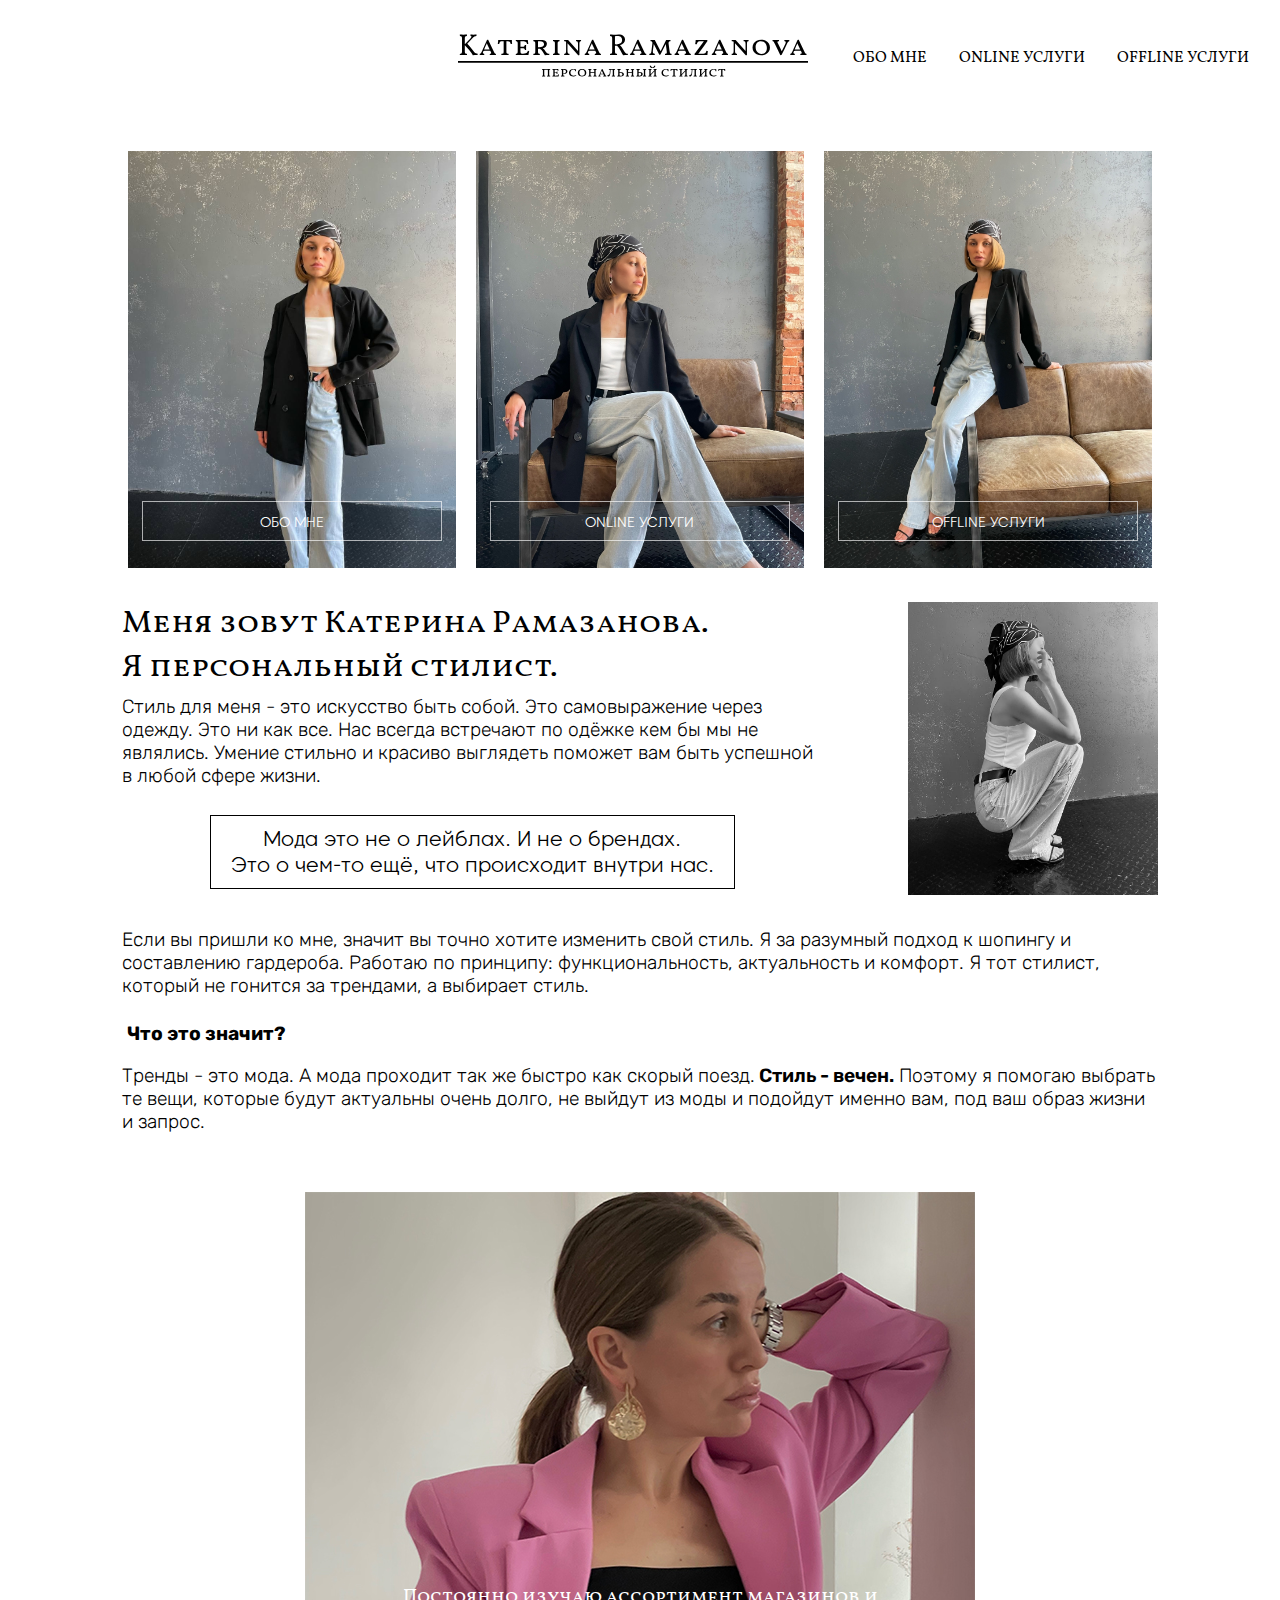
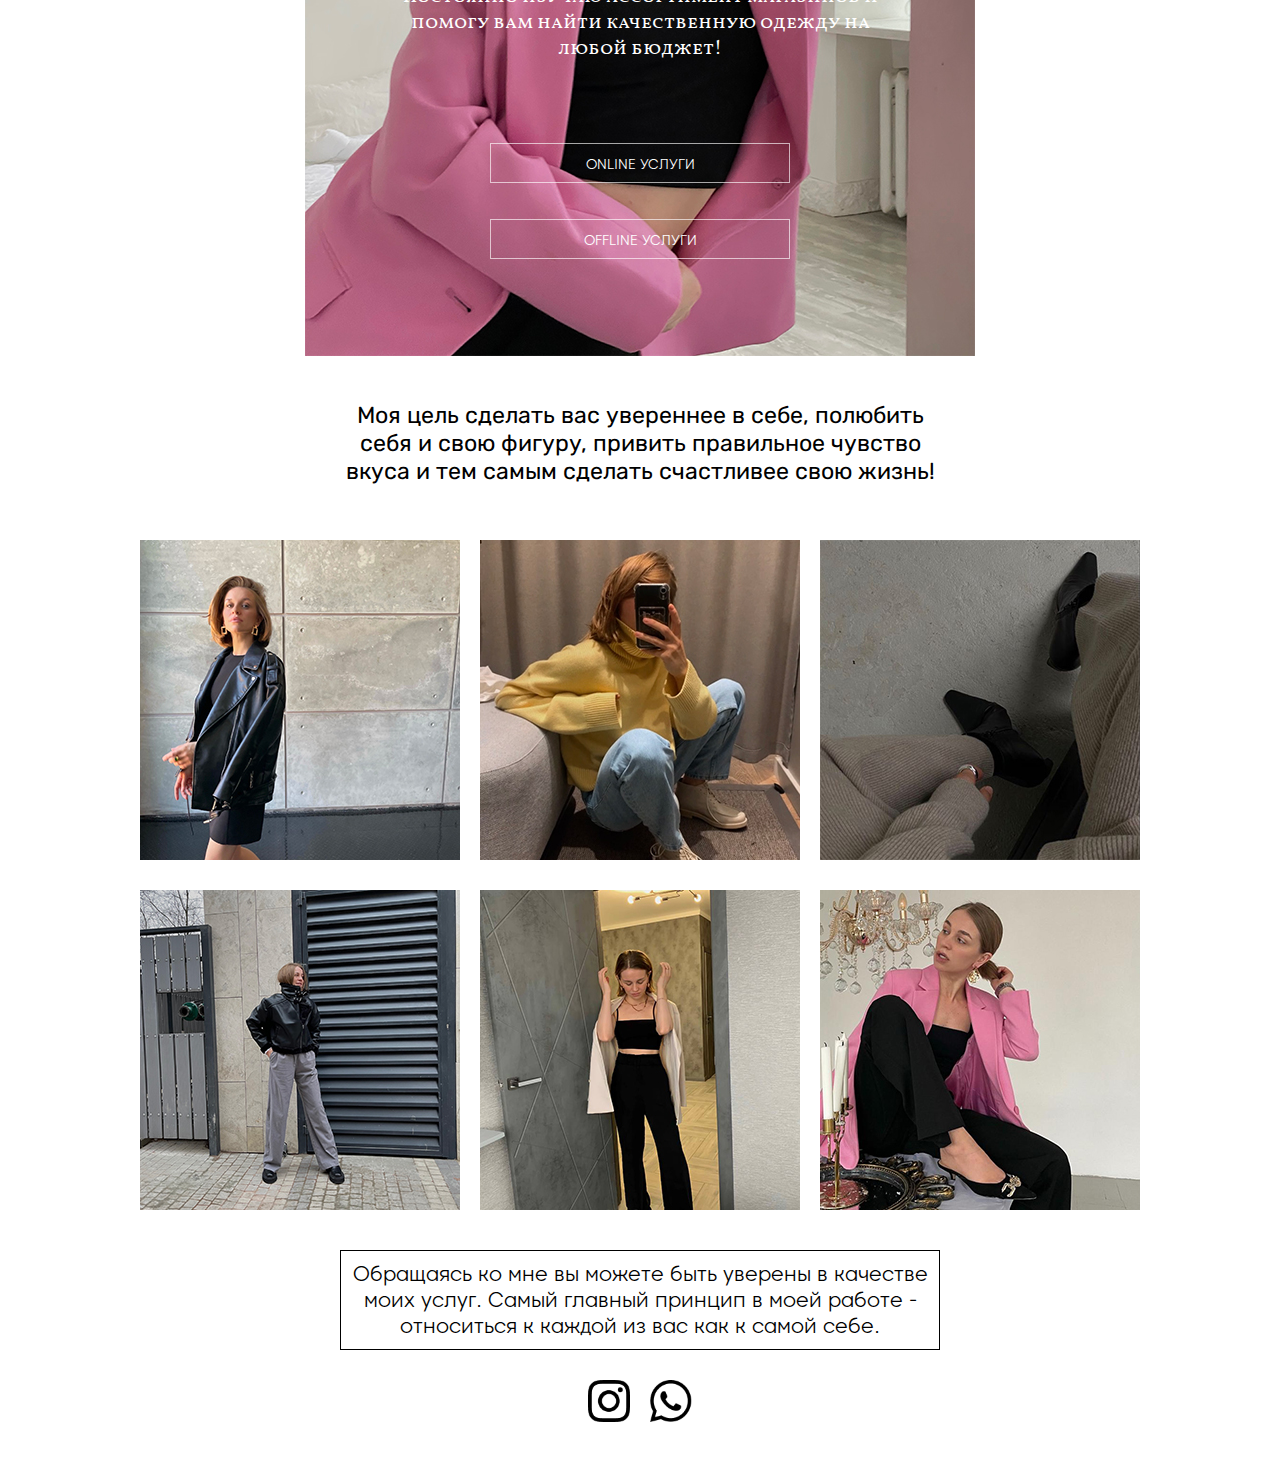
<file: index.html>
<!DOCTYPE html>
<html lang="en">

<head>
  <meta charset="UTF-8" />
  <meta name="viewport" content="width=device-width, initial-scale=1.0" />
  <title>Katerina Ramazanova | Персональный стилист</title>
  <link rel="stylesheet" href="./styles.css" />
  <link rel="preconnect" href="https://fonts.googleapis.com">
  <link rel="preconnect" href="https://fonts.gstatic.com" crossorigin>
  <link href="https://fonts.googleapis.com/css2?family=Rubik:wght@300;400&family=Vollkorn+SC&display=swap"
    rel="stylesheet">
</head>

<body>
  <nav class="navbar">
    <div class="main-page-logo">
      <a href="index.html"><button type="button" id="logo-button">
          <img src="./images/logo.svg" alt="" id="main-page-logo-image" /></button></a>
    </div>
    <a href="#" class="toggle-button">
      <span class="bar"></span>
      <span class="bar"></span>
      <span class="bar"></span>
    </a>

    <div class="navbar-links">
      <ul>
        <li><a href="./index.html">ОБО МНЕ</a></li>
        <li><a href="./online-services.html">ONLINE УСЛУГИ</a></li>
        <li><a href="./offline-services.html">OFFLINE УСЛУГИ</a></li>
      </ul>
    </div>
  </nav>
  <section class="front-menu">
    <div class="row">
      <div class="column">
        <img src="./images/about-photo.JPG" alt="" />
        <button type="button" class="front-menu-button">
          <a href="#offline-services-button"><div class="button-border">ОБО МНЕ</div></a>
        </button>
      </div>
      <div class="column">
        <img src="./images/online-services-photo.JPG" alt="" />
        <a href="./online-services.html">
        <button type="button" class="front-menu-button">
          <div class="button-border">ONLINE УСЛУГИ</div>
        </button>
        </a>
      </div>
      <div class="column" >
        <img src="./images/offline-services-photo.JPG" alt="" />

        <button type="button" class="front-menu-button">
          <div class="button-border" id="offline-services-button">OFFLINE УСЛУГИ</div>
        </button>
      </div>
    </div>
  </section>

  <section class="about-me">
    <div class="about-post">
      <div class="about-me-first-part">
        <h1 class="about-me-first-part" id="about-me-first-part-heading">
          Меня зовут Катерина Рамазанова. <br />
          Я персональный стилист.
        </h1>
        <p class="about-me-first-part" id="about-me-first-part-post">
          Стиль для меня - это искусство быть собой. Это самовыражение через
          одежду. Это ни как все. Нас всегда встречают по одёжке кем бы мы не
          являлись. Умение стильно и красиво выглядеть поможет вам быть
          успешной в любой сфере жизни.
        </p>
        <h2 id="about-me-first-part-box-heading">
          Мода это не о лейблах. И не о брендах. <br />
          Это о чем-то ещё, что происходит внутри нас.
        </h2>
      </div>

    </div>
    <section class="about-me-second-part">
      <div class="about-mobile-view">
        <p>
          Если вы пришли ко мне, значит вы точно хотите изменить свой стиль. Я
          за разумный подход к шопингу и составлению гардероба. Работаю по
          принципу: функциональность, актуальность и комфорт. Я тот стилист,
          который не гонится за трендами, а выбирает стиль.
        </p>
        <img id="about-right-post-photo" src="./images/about-right-post-photo.JPG" alt="" />

      </div>

      <h4>Что это значит?</h4>
      <p>
        Тренды - это мода. А мода проходит так же быстро как скорый
        поезд.<span class="bolded"> Стиль - вечен.</span> Поэтому я помогаю
        выбрать те вещи, которые будут актуальны очень долго, не выйдут из
        моды и подойдут именно вам, под ваш образ жизни и запрос.
      </p>
    </section>
  </section>

  <section class="middle-page-banner">
    <img src="./images/middle-page-banner.JPG" alt="" />
    <div class="middle-page-banner-text">
      Постоянно изучаю ассортимент магазинов и помогу вам найти качественную
      одежду на любой бюджет!
    </div>
    <button type="button" class="front-menu-button" id="top-front-menu-button">
      <div class="button-border">ONLINE УСЛУГИ</div>
    </button>
    <button type="button" class="front-menu-button">
      <div class="button-border">OFFLINE УСЛУГИ</div>
    </button>
  </section>
  <div class="centered-bold-text">
    Моя цель сделать вас увереннее в себе, полюбить себя и свою фигуру,
    привить правильное чувство вкуса и тем самым сделать счастливее свою
    жизнь!
  </div>
  <section class="gallery">


    <div class="gallery-img"><img src="./images/gallery1.JPG" alt="" /></div>
    <div class="gallery-img"><img src="./images/gallery2.JPG" alt="" /></div>
    <div class="gallery-img"><img src="./images/gallery3.JPG" alt="" /></div>
    <div class="gallery-img"><img src="./images/gallery4.JPG" alt="" /></div>
    <div class="gallery-img"><img src="./images/gallery5.JPG" alt="" /></div>
    <div class="gallery-img"><img src="./images/gallery6.JPG" alt="" /></div>
  </section>
  <!-- <div class="push"></div> -->
  <footer class="bottom-page-socials">
    <div class="about-me-end-post">Обращаясь ко мне вы можете быть уверены в качестве моих услуг. Самый главный принцип
      в моей работе - относиться к каждой
      из вас как к самой себе.</div>
    <div class="socials">
      <a href="https://instagram.com/imkati.hey?igshid=YmMyMTA2M2Y=" target="_blank"><img
          src="./images/instagram-logo.png" alt="instagram-logo"></a>
      <a href="https://wa.me/79185561437" target="_blank"><img src="./images/whatsapp-logo.png" alt="whatsapp-logo"></a>
    </div>
  </footer>
  <script src="./script.js"></script>
</body>

</html>
</file>
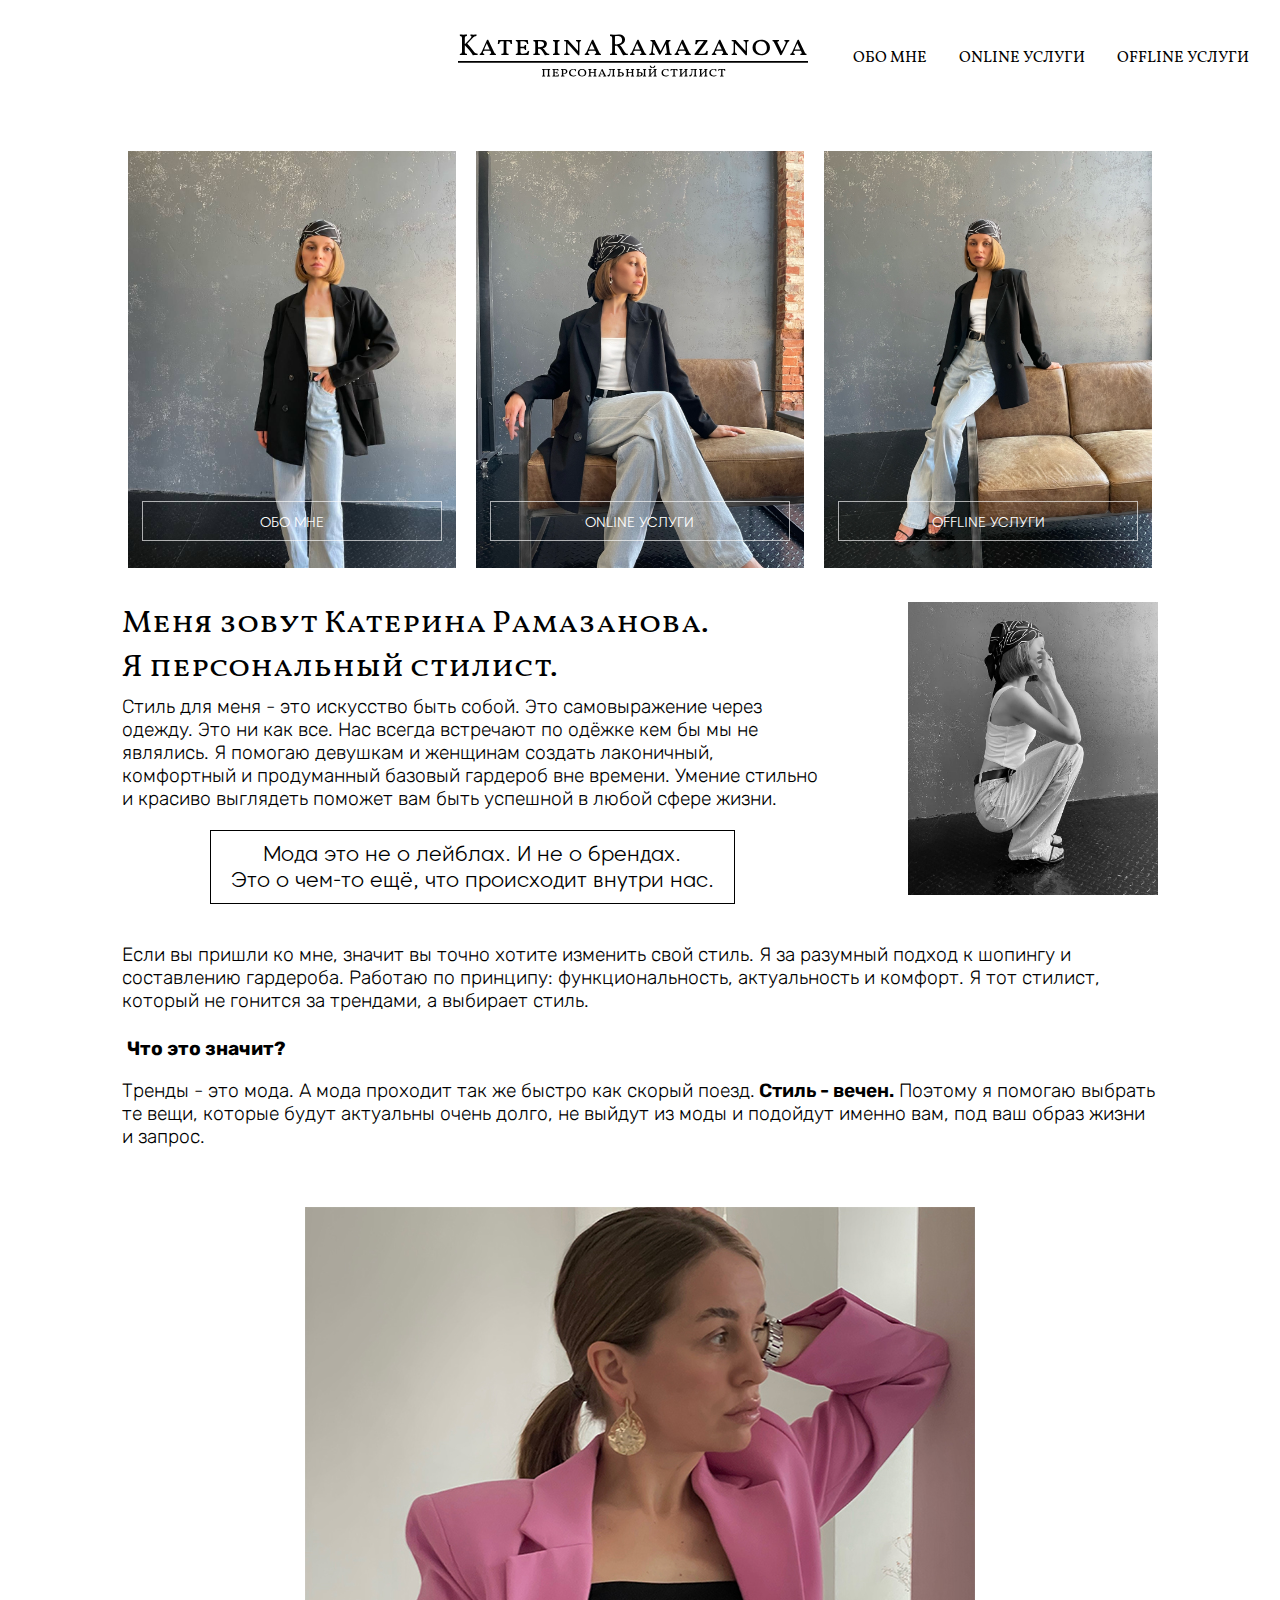
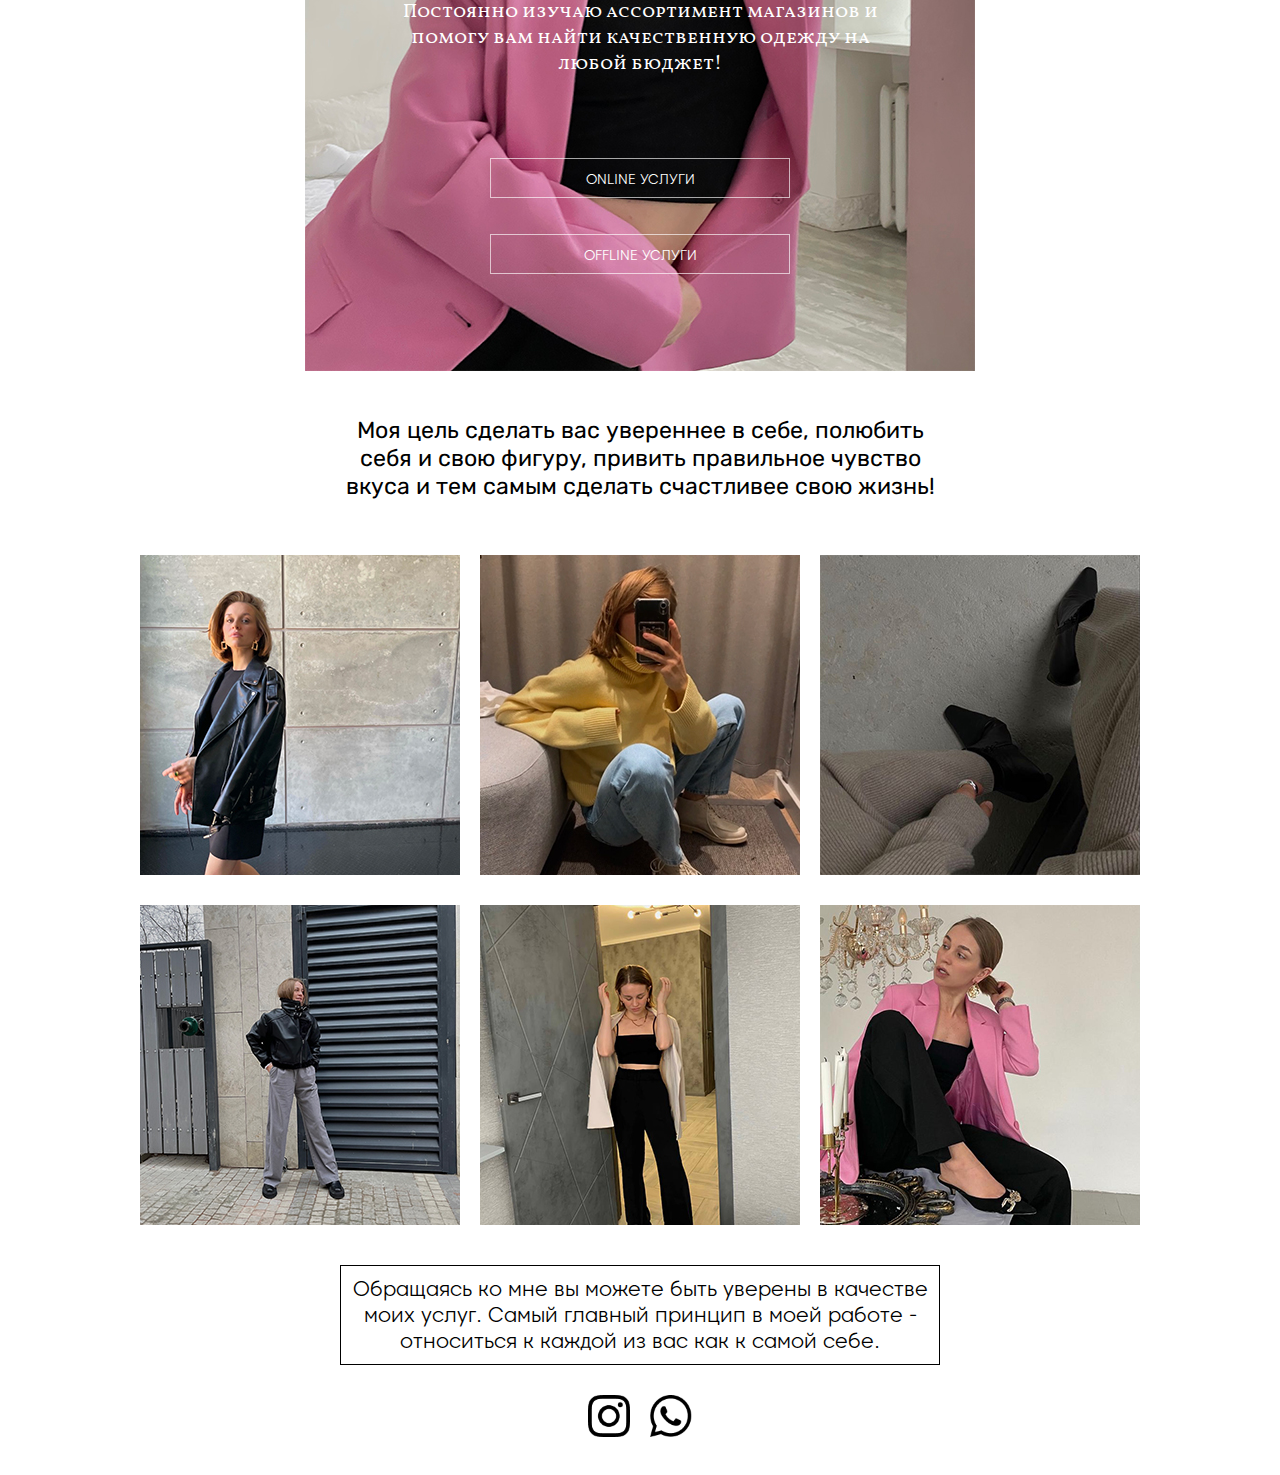
<file: public/index.html>
<!DOCTYPE html>
<html lang="en">

<head>
  <meta charset="UTF-8" />
  <meta name="viewport" content="width=device-width, initial-scale=1.0" />
  <title>Katerina Ramazanova | Персональный стилист</title>
  <link rel="stylesheet" href="./styles.css" />
  <link rel="preconnect" href="https://fonts.googleapis.com">
  <link rel="preconnect" href="https://fonts.gstatic.com" crossorigin>
  <link href="https://fonts.googleapis.com/css2?family=Rubik:wght@300;400&family=Vollkorn+SC&display=swap"
    rel="stylesheet">
</head>

<body>
  <nav class="navbar">
    <div class="main-page-logo">
      <a href="index.html"><button type="button" id="logo-button">
          <img src="./images/logo.svg" alt="" id="main-page-logo-image" /></button></a>
    </div>
    <a href="#" class="toggle-button">
      <span class="bar"></span>
      <span class="bar"></span>
      <span class="bar"></span>
    </a>

    <div class="navbar-links">
      <ul>
        <li><a href="./index.html">ОБО МНЕ</a></li>
        <li><a href="./online-services.html">ONLINE УСЛУГИ</a></li>
        <li><a href="./offline-services.html">OFFLINE УСЛУГИ</a></li>
      </ul>
    </div>
  </nav>
  <section class="front-menu">
    <div class="row">
      <div class="column">
        <img src="./images/about-photo.JPG" alt="" />
        <button type="button" class="front-menu-button">
          <a href="#offline-services-button"><div class="button-border">ОБО МНЕ</div></a>
        </button>
      </div>
      <div class="column">
        <img src="./images/online-services-photo.JPG" alt="" />
        <a href="./online-services.html">
        <button type="button" class="front-menu-button">
          <div class="button-border">ONLINE УСЛУГИ</div>
        </button>
        </a>
      </div>
      <div class="column" >
        <img src="./images/offline-services-photo.JPG" alt="" />

        <button type="button" class="front-menu-button">
          <div class="button-border" id="offline-services-button">OFFLINE УСЛУГИ</div>
        </button>
      </div>
    </div>
  </section>

  <section class="about-me">
    <div class="about-post">
      <div class="about-me-first-part">
        <h1 class="about-me-first-part" id="about-me-first-part-heading">
          Меня зовут Катерина Рамазанова. <br />
          Я персональный стилист.
        </h1>
        <p class="about-me-first-part" id="about-me-first-part-post">
          Стиль для меня - это искусство быть собой. Это самовыражение через
          одежду. Это ни как все. Нас всегда встречают по одёжке кем бы мы не
          являлись. Я помогаю девушкам и женщинам создать лаконичный, комфортный и продуманный базовый гардероб вне времени. Умение стильно и красиво выглядеть поможет вам быть
          успешной в любой сфере жизни.
        </p>
        <h2 id="about-me-first-part-box-heading">
          Мода это не о лейблах. И не о брендах. <br />
          Это о чем-то ещё, что происходит внутри нас.
        </h2>
      </div>

    </div>
    <section class="about-me-second-part">
      <div class="about-mobile-view">
        <p>
          Если вы пришли ко мне, значит вы точно хотите изменить свой стиль. Я
          за разумный подход к шопингу и составлению гардероба. Работаю по
          принципу: функциональность, актуальность и комфорт. Я тот стилист,
          который не гонится за трендами, а выбирает стиль.
        </p>
        <img id="about-right-post-photo" src="./images/about-right-post-photo.JPG" alt="" />

      </div>

      <h4>Что это значит?</h4>
      <p>
        Тренды - это мода. А мода проходит так же быстро как скорый
        поезд.<span class="bolded"> Стиль - вечен.</span> Поэтому я помогаю
        выбрать те вещи, которые будут актуальны очень долго, не выйдут из
        моды и подойдут именно вам, под ваш образ жизни и запрос.
      </p>
    </section>
  </section>

  <section class="middle-page-banner">
    <img src="./images/middle-page-banner.JPG" alt="" />
    <div class="middle-page-banner-text">
      Постоянно изучаю ассортимент магазинов и помогу вам найти качественную
      одежду на любой бюджет!
    </div>
    <button type="button" class="front-menu-button" id="top-front-menu-button">
      <div class="button-border">ONLINE УСЛУГИ</div>
    </button>
    <button type="button" class="front-menu-button">
      <div class="button-border">OFFLINE УСЛУГИ</div>
    </button>
  </section>
  <div class="centered-bold-text">
    Моя цель сделать вас увереннее в себе, полюбить себя и свою фигуру,
    привить правильное чувство вкуса и тем самым сделать счастливее свою
    жизнь!
  </div>
  <section class="gallery">


    <div class="gallery-img"><img src="./images/gallery1.JPG" alt="" /></div>
    <div class="gallery-img"><img src="./images/gallery2.JPG" alt="" /></div>
    <div class="gallery-img"><img src="./images/gallery3.JPG" alt="" /></div>
    <div class="gallery-img"><img src="./images/gallery4.JPG" alt="" /></div>
    <div class="gallery-img"><img src="./images/gallery5.JPG" alt="" /></div>
    <div class="gallery-img"><img src="./images/gallery6.JPG" alt="" /></div>
  </section>
  <!-- <div class="push"></div> -->
  <footer class="bottom-page-socials">
    <div class="about-me-end-post">Обращаясь ко мне вы можете быть уверены в качестве моих услуг. Самый главный принцип
      в моей работе - относиться к каждой
      из вас как к самой себе.</div>
    <div class="socials">
      <a href="https://instagram.com/imkati.hey?igshid=YmMyMTA2M2Y=" target="_blank"><img
          src="./images/instagram-logo.png" alt="instagram-logo"></a>
      <a href="https://wa.me/79185561437" target="_blank"><img src="./images/whatsapp-logo.png" alt="whatsapp-logo"></a>
    </div>
  </footer>
  <script src="./script.js"></script>
</body>

</html>
</file>
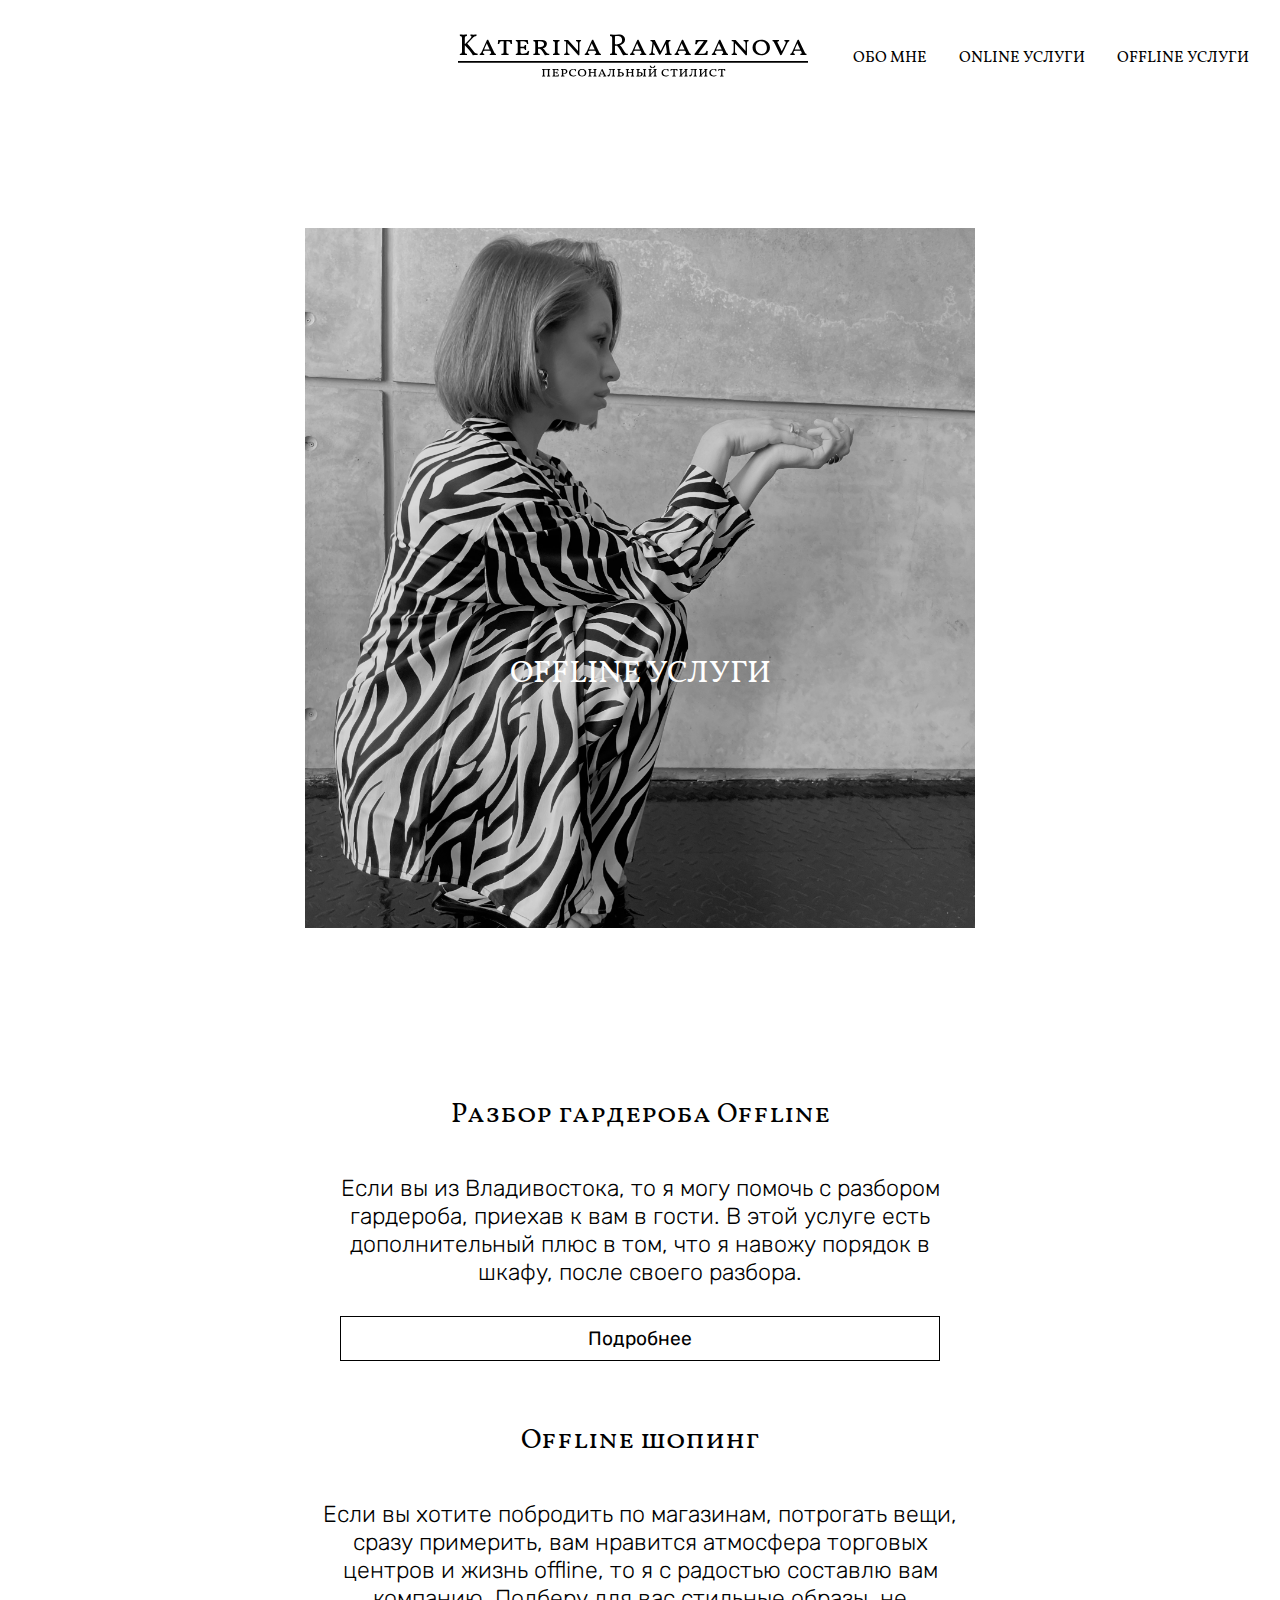
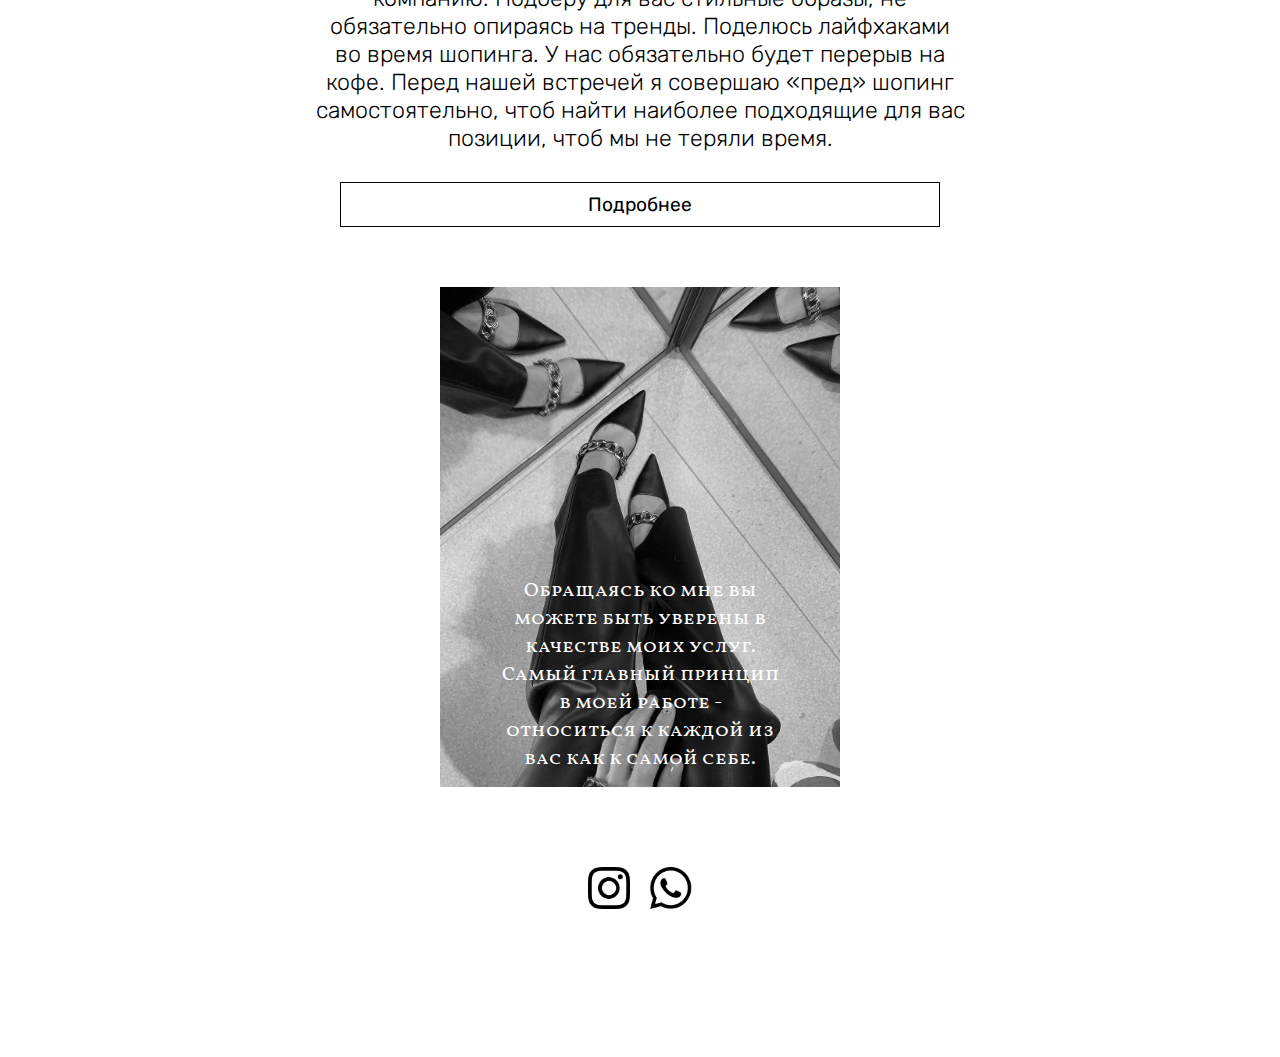
<file: offline-services.html>
<!DOCTYPE html>
<html lang="en">

<head>
 <meta charset="UTF-8" />
 <meta name="viewport" content="width=device-width, initial-scale=1.0" />
 <title>Online Услуги</title>
 <link rel="stylesheet" href="./styles.css" />
 <link rel="preconnect" href="https://fonts.googleapis.com">
 <link rel="preconnect" href="https://fonts.gstatic.com" crossorigin>
 <link href="https://fonts.googleapis.com/css2?family=Rubik:wght@300;400&family=Vollkorn+SC&display=swap"
  rel="stylesheet">
</head>

<body>
 <nav class="navbar">
  <div class="main-page-logo">
   <a href="index.html"><button type="button" id="logo-button">
     <img src="./images/logo.svg" alt="" id="main-page-logo-image" /></button></a>
  </div>
  <a href="#" class="toggle-button">
   <span class="bar"></span>
   <span class="bar"></span>
   <span class="bar"></span>
  </a>

  <div class="navbar-links">
   <ul>
    <li><a href="./index.html">ОБО МНЕ</a></li>
    <li><a href="./online-services.html">ONLINE УСЛУГИ</a></li>
    <li><a href="./offline-services.html">OFFLINE УСЛУГИ</a></li>
   </ul>
  </div>
 </nav>

 <section class="middle-page-banner services-page-photo offline-services-page-photo">
  <img src="./images/offline-services-page-photo.JPG" alt="" />
  <div class="services-page-text">
   OFFLINE УСЛУГИ
  </div>
 </section>
 <section class="services-description"><div class="services-page-heading" id="first-services-page-heading">
  Разбор гардероба Offline
</div>
<p>Если вы из Владивостока, то я могу помочь с разбором гардероба, приехав к вам в гости. В этой услуге есть
дополнительный плюс в том, что я навожу порядок в шкафу, после своего разбора.</p></section>
  
  <section class="services-dropdown">
    <details>
      <summary>Подробнее</summary>
      
      <p>Как проходит разбор?<br>
      <br>
      - Я отправляю вам анкету с вопросами<br>
      - Вы мне присылаете свои параметры и фотографию<br>
      - Обсуждаем что вас не устраивает в вашем гардеробе,<br> что привело ко мне, как хотите изменить свой стиль и тд<br>
      
      В назначенный день я приезжаю к вам в гости.<br> К этому моменту вы уже подготавливаете всю одежду и обувь по сезону.<br>
      Разбираем всегда один сезон осень/зима или лето/весна.<br>
      Я сортирую ваши вещи на актуальные и неактуальные, избавимся от устаревших моделей и в процессе разбора я составлю
      максимальное количество образов из той одежды, которую мы оставили.<br>
      Все образы фотографирую на телефон и отравляю потом вам.<br>
      <br>
      Так же я расскажу какая одежда подходит под ваш тип фигуры, образ жизни, а какую лучше не покупать.<br>
      <br>
      Расскажу о цветах, которые подчеркнут вашу индивидуальность и поделюсь советами как избежать ошибок в выборе одежды на
      шопинге.<br>
      <br>
      По итогу работы составляю шопинг-лист недостающих вещей, которые нужно будет приобрести, чтоб гардероб был актуальным,
      функциональным и на 100% отражающий вас.<br>
      <br>
      После разбора я навожу порядок в вашем шкафу.<br>
      <br>
      В результате нашей работы вы получаете обновлённый, стильный, функциональный гардероб, отражающий именно вас, подходящий
      под ваш образ жизни.<br>
      Практические знания по основам стилистики, шопинг лист для будущих покупок и идеальный порядок в шкафу.<br>
      <br>
      <span class="bolded">11000 (это может занять целый день)</span> </p>
      <button class="hideBtn" id="checkBtn">Скрыть</button>
    </details>
  </section>
 <section class="services-description"><div class="services-page-heading">
  Offline шопинг
</div>
<p>Если вы хотите побродить по магазинам, потрогать вещи, сразу примерить, вам нравится атмосфера торговых центров и жизнь
offline, то я с радостью составлю вам компанию. Подберу для вас стильные образы, не обязательно опираясь на тренды.
Поделюсь лайфхаками во время шопинга. У нас обязательно будет перерыв на кофе.
Перед нашей встречей я совершаю «пред» шопинг самостоятельно, чтоб найти наиболее подходящие для вас позиции, чтоб мы не
теряли время.</p></section>
  
  <section class="services-dropdown">
    <details>
      <summary>Подробнее</summary>
      
      <p>Как проходит шопинг offline<br>
      <br>
  - Я отправляю вам анкету с вопросами<br>
  - Вы мне присылаете свои параметры и фотографию<br>
  - Обсуждаем что вас не устраивает в вашем гардеробе, что привело ко мне, как хотите изменить свой стиль с помощью нового
  гардероба, какой у вас бюджет и тд. (звонок или голосовые сообщения)<br>
  - Вы можете мне скидывать фотографии девушек, стиль которых вам нравится, если сложно описать чего вы хотите от нового
  гардероба<br>
  <br>
  Уверяю, я вас пойму в любом случае<br>
  <br>
  После нашего разговора я составляю шопинг лист будущих покупок и провожу «пред» шопинг, где нахожу необходимые вещи,
  отвешиваю их, для вашего комфорта и экономии времени.<br>
  <br>
  В назначенный день мы встречаемся и отправляемся за обновками. Идём по уже проложенному маршруту, все примеряем, вам не
  нужно будет бегать за вещами, если вдруг модель или размер не подошёл, это делаю я.<br>
  В процессе шопинга я на словах рассказываю вам как сочетать купленные вещи между собой и с чем ещё их можно носить.<br>
  <br>
  В результате шопинга вы получаете новую капсулу или обновлённый гардероб ( в зависимости от запроса и бюджета),<br>
  практические знания и советы от стилиста для будущего шопинга, чтоб не совершать старых ошибок при выборе вещей.<br>
  <br>
  <span class="bolded">4000 / час<br></span>
    <br>
  *Если вам нужна презентация с образами из новых вещей, то эта услуга оплачивается отдельно. Я нахожу все купленные вещи
  на сайтах, составляю максимальное количество образов в презентации и отправляю вам.<br>
    <br>
    <span class="bolded">3000</span>
 </p>
<button class="hideBtn" id="checkBtn">Скрыть</button>
    </details>
  </section>
 
<div class="middle-page-banner services-page-photo services-end-photo">
  <img src="./images/offline-services-end-photo.JPG" alt="">
  <p class="services-page-text services-end-photo-text">Обращаясь ко мне вы можете быть уверены в качестве моих услуг.
  Самый главный принцип в моей работе - относиться к каждой из вас как к самой себе.</p>
</div>

 <!-- <div class="push"></div> -->
 <footer 
 class="bottom-page-socials">

  <div class="socials">
   <a href="https://instagram.com/imkati.hey?igshid=YmMyMTA2M2Y=" target="_blank"><img src="./images/instagram-logo.png"
     alt="instagram-logo"></a>
   <a href="https://wa.me/79185561437" target="_blank"><img src="./images/whatsapp-logo.png" alt="whatsapp-logo"></a>
  </div>
 </footer>
 <script src="./script.js"></script>
</body>

</html>
</file>
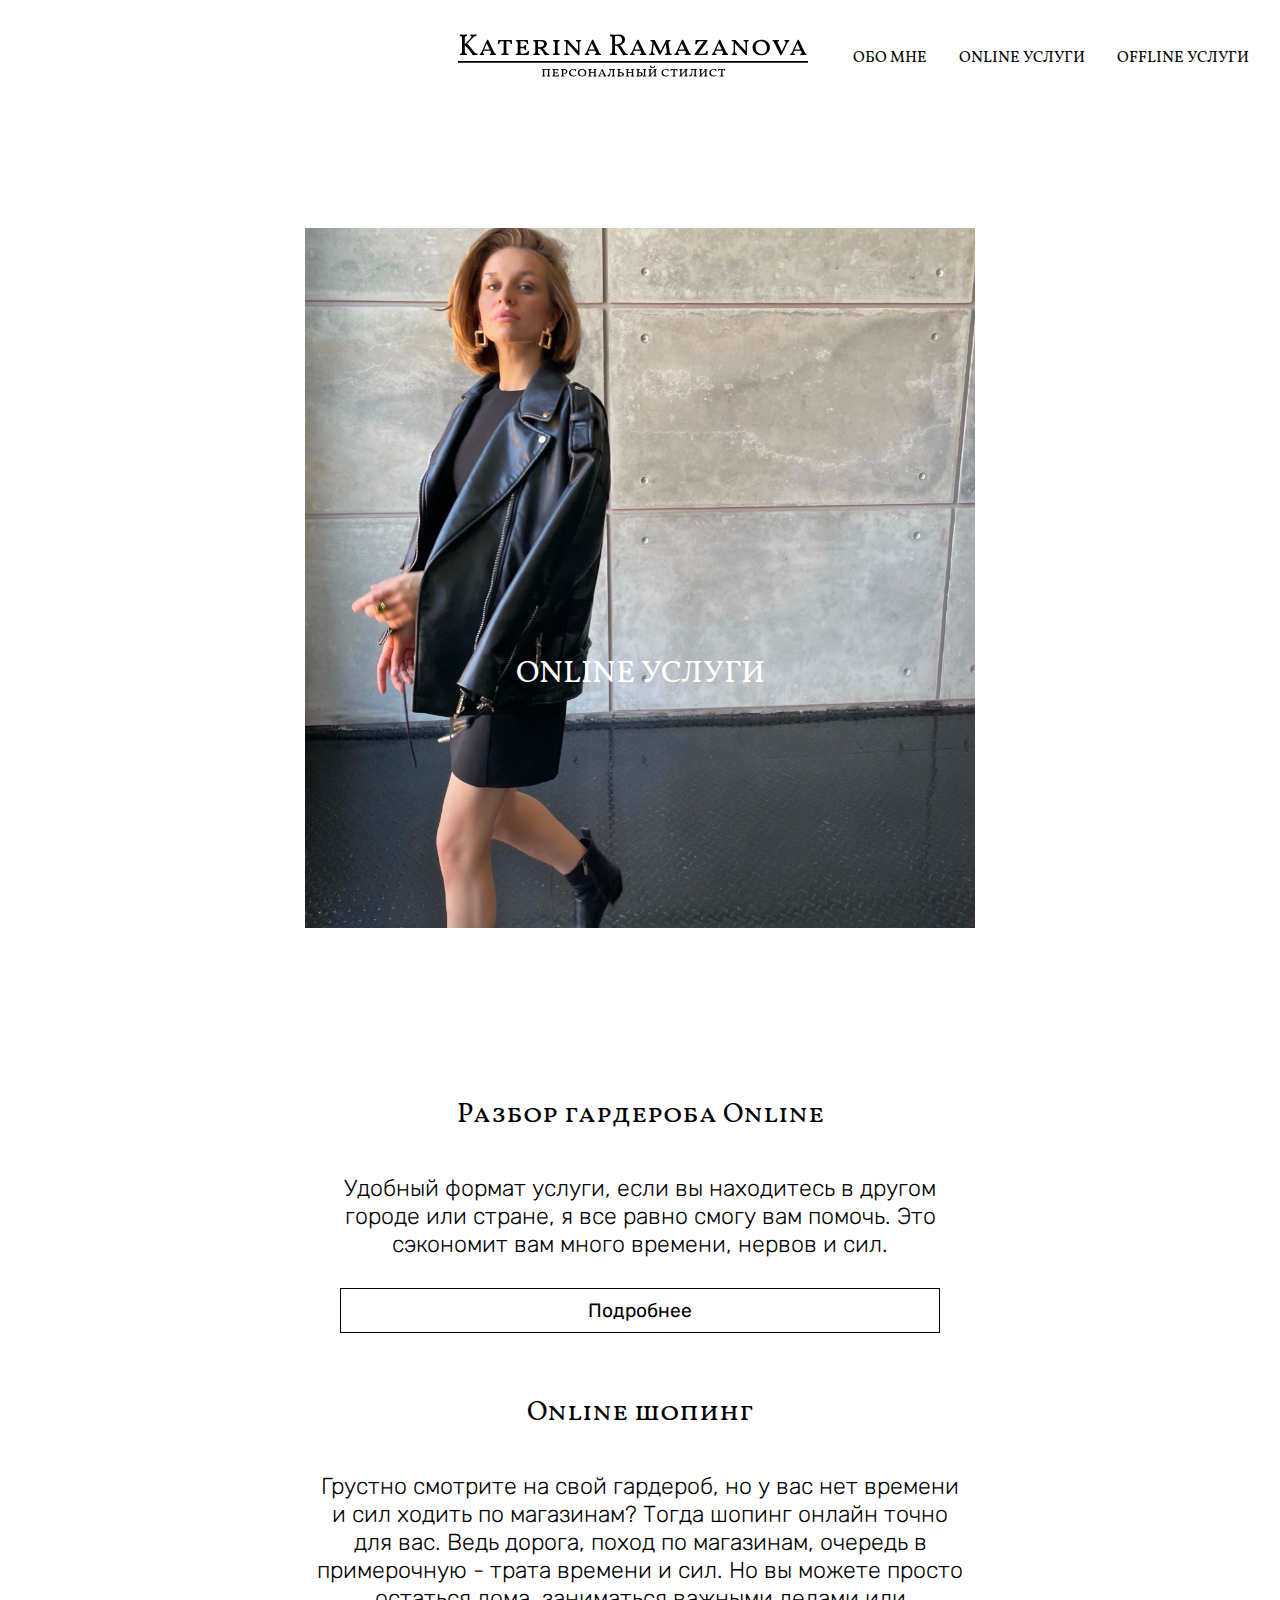
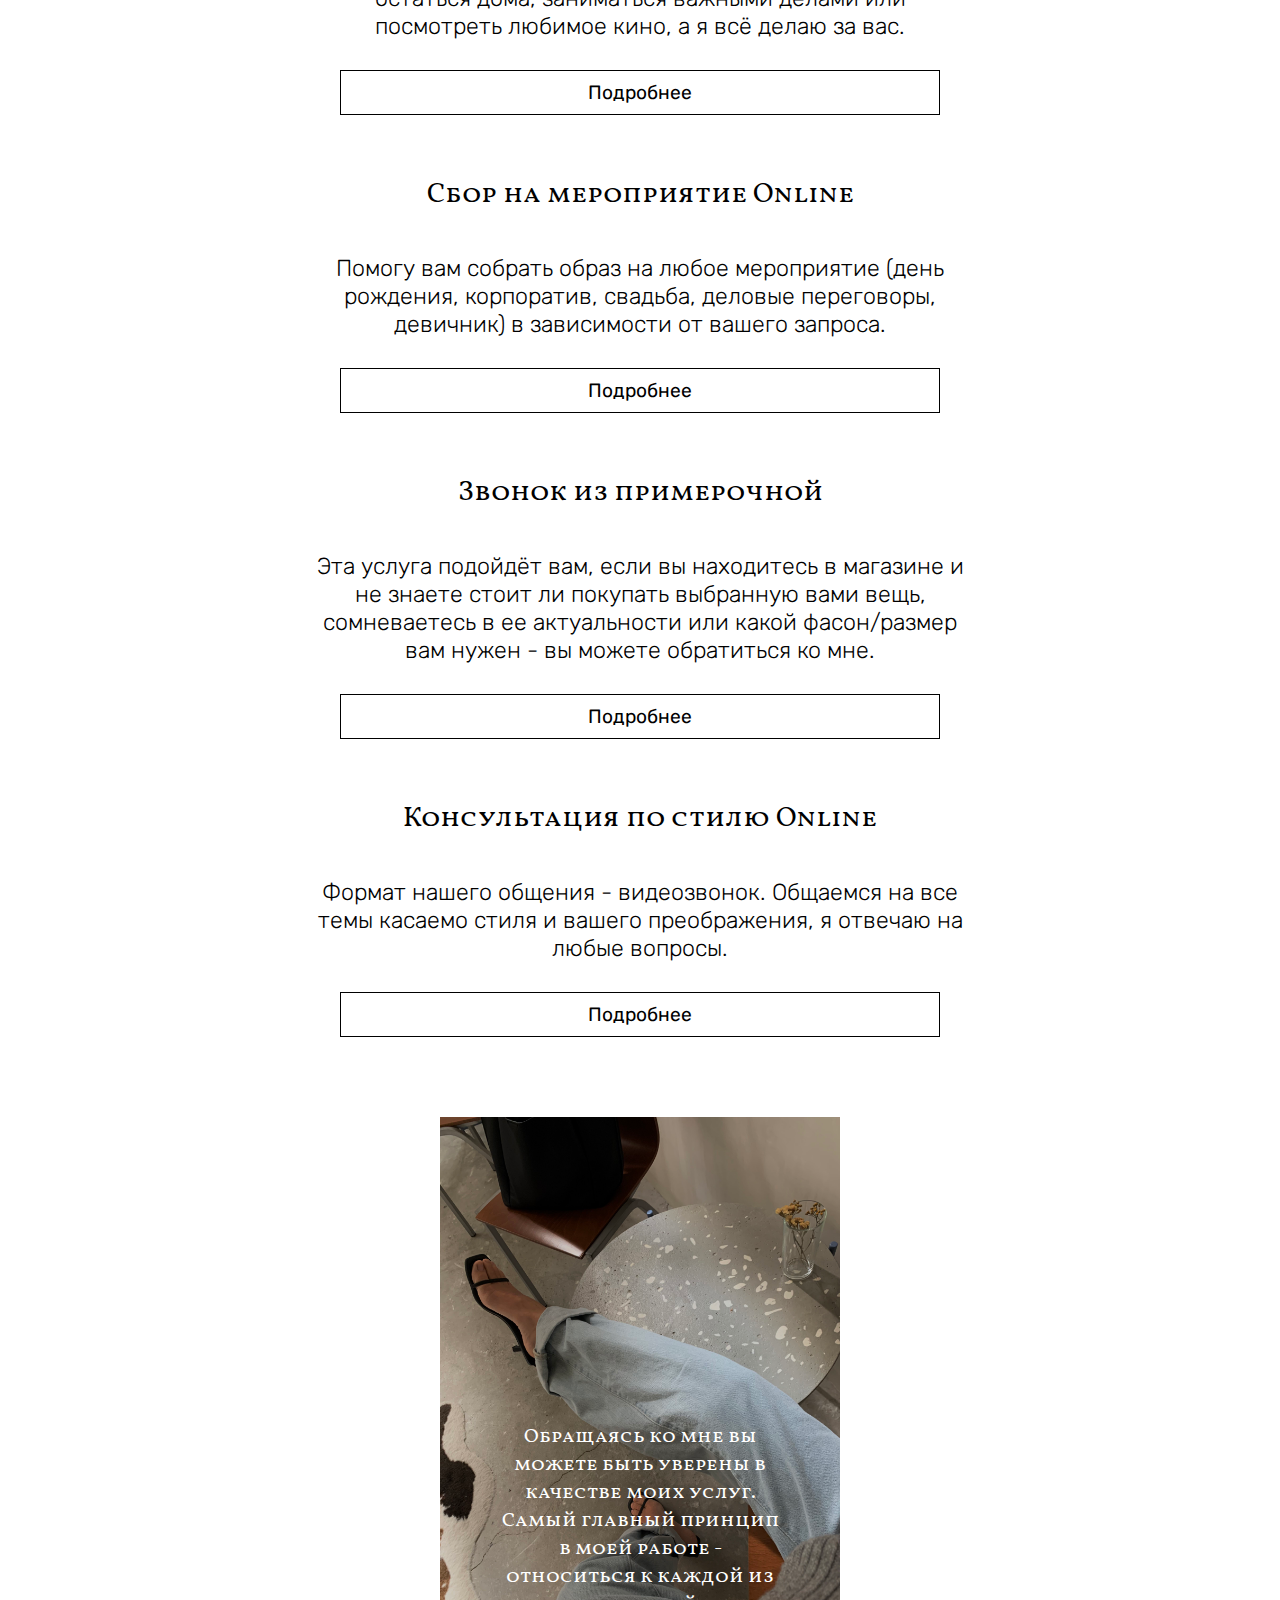
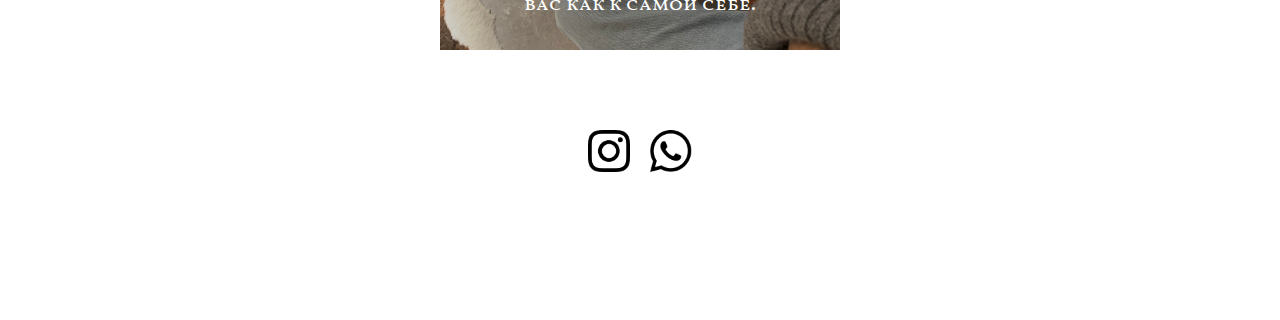
<file: online-services.html>
<!DOCTYPE html>
<html lang="en">

<head>
 <meta charset="UTF-8" />
 <meta name="viewport" content="width=device-width, initial-scale=1.0" />
 <title>Online Услуги</title>
 <link rel="stylesheet" href="./styles.css" />
 <link rel="preconnect" href="https://fonts.googleapis.com">
 <link rel="preconnect" href="https://fonts.gstatic.com" crossorigin>
 <link href="https://fonts.googleapis.com/css2?family=Rubik:wght@300;400&family=Vollkorn+SC&display=swap"
  rel="stylesheet">
</head>

<body>
 <nav class="navbar">
  <div class="main-page-logo">
   <a href="index.html"><button type="button" id="logo-button">
     <img src="./images/logo.svg" alt="" id="main-page-logo-image" /></button></a>
  </div>
  <a href="#" class="toggle-button">
   <span class="bar"></span>
   <span class="bar"></span>
   <span class="bar"></span>
  </a>

  <div class="navbar-links">
   <ul>
    <li><a href="./index.html">ОБО МНЕ</a></li>
    <li><a href="./online-services.html">ONLINE УСЛУГИ</a></li>
    <li><a href="./offline-services.html">OFFLINE УСЛУГИ</a></li>
   </ul>
  </div>
 </nav>

 <section class="middle-page-banner services-page-photo">
  <img src="./images/online-services-page-photo.JPG" alt="" />
  <div class="services-page-text">
   ONLINE УСЛУГИ
  </div>
 </section>
 <section class="services-description"><div class="services-page-heading" id="first-services-page-heading">
  Разбор гардероба Online
</div>
<p>Удобный формат услуги, если вы находитесь в другом городе или стране, я все равно смогу вам помочь. Это сэкономит вам
  много времени, нервов и сил.</p></section>
  
  <section class="services-dropdown">
    <details class="services-summary-mobile-view">
      <summary>Подробнее</summary>
        <p>Как проходит разбор?<br>
        <br>
        - Я отправляю вам анкету с вопросами<br>
        - Вы мне присылаете свои параметры и фотографию<br>
        - Обсуждаем что вас не устраивает в вашем гардеробе, что привело ко мне, как хотите изменить свой стиль и тд<br>
        <br>
        После этого вы мне отправляете фото своих вещей ( 30 позиций включая
        сумки и обувь ) на однотонном фоне. Я отсматриваю каждую вещь и делю на актуальное и неактуальное. То, что мы оставляем
        в гардеробе, с этими вещами я собираю максимальное количество образов. Если у вас не хватает базы, то я сразу добавляю
        эти позиции в коллажи, чтоб вы знали чем дополнить свой гардероб. <br>
        <br>
        * Вы получаете консультацию по каждой вещи в виде голосового сообщения. Так же даю рекомендации чем заменить
        неактуальные позиции, которые мы убрали из гардероба
        ( присылаю фото примеры) <br>
        <br>
        За один раз прорабатывается один сезон
        осень / зима или лето / весна<br>
        <br>
        Что вы получаете?<br>
        <br>
        • Обновлённый, стильный гардероб под ваш запрос и образ жизни, оформленный в красивую презентацию, где минимум 50-70
        образов на все случаи жизни<br>
        • Фото примеры недостающих базовых позиций<br>
        • Шопинг лист с необходимыми покупками под ваш запрос и бюджет<br>
        • Консультацию по подбору правильной одежды, на что обращать внимание на шопинге, как выбирать стильные вещи и как
        носить их<br>
        <br>
        Важно! <br>
        После предоставленной услуги вы можете задавать свои любые вопросы в течении 2-х недель<br>
        <br>
        <span class="bolded">8000</span> </p>
        <button class="hideBtn">Скрыть</button>
    </details>

  </section>
 <section class="services-description"><div class="services-page-heading">
  Online шопинг
</div>
<p>Грустно смотрите на свой гардероб, но у вас нет времени и сил ходить по магазинам? Тогда шопинг онлайн точно для вас.
Ведь дорога, поход по магазинам, очередь в примерочную - трата времени и сил. Но вы можете просто остаться дома,
заниматься важными делами или посмотреть любимое кино, а я всё делаю за вас.</p></section>
  
  <section class="services-dropdown">
    <details>
      <summary>Подробнее</summary>
      
      <p>Как проходит шопинг онлайн со стилистом ? <br>
      <br>
      - Я отправляю вам анкету с вопросами <br>
      - Вы мне присылаете свои параметры и фотографию <br>
      - Обсуждаем что вас не устраивает в вашем гардеробе, что привело ко мне, как хотите изменить свой стиль с помощью нового
      гардероба, какой у вас бюджет и тд. ( звонок или голосовые сообщения) <br>
      <br>
      <span class="bolded">Есть два варианта шопинга <br>
      <br>
      Полностью новая капсула или образы, составленные с вещами из вашего гардероба</span> <br>
      <br>
      Далее я составляю шопинг лист покупок , учитывая ваши потребности, стиль который вам нравится и бюджет, согласовывая с
      вами каждую вещь. <br>
      <br>
      После согласования я ищу вещи на сайтах. Все найденные мной позиции отправляю вам так же на согласование ( есть
      возможность заменить одну вещь не более 3-х раз ). <br>
      Далее я готовлю для вас презентацию онлайн шопинга, где будут картинки тех вещей, которые мы выбрали и ссылки на каждую
      вещь. <br>
      <br>
      Вы заказываете все позиции с шопинг листа в онлайн магазинах и примеряете. Всё это время я с вами на связи, пока не
      придут вещи. <br>
      <br>
      *помогаю в оформлении заказа и выборе размера по необходимости <br>
      <br>
      Важно! Найденные мной вещи нужно заказать в течении недели, пока они есть в наличии в онлайн магазинах. <br>
      <br>
      Из всех вещей, которые мы купили совместно я составляю максимальное количество образов, оформленных в презентацию. <br>
      <br>
      Что вы получаете ? <br>
      <br>
      Готовые, стильные и красивые образы в формате презентации, которую вы сохраняете себе на телефон и больше не мучаетесь
      вопросом
      «В чем пойти сегодня». <br>
      Забываете о проблеме «мне нечего надеть». Имеете стильный и функциональный гардероб, который соответствует вашему
      образу жизни и стилю. <br>
      <br>
    
      <span class="bolded">8000 - с бюджетом до 50000 <br>
      Свыше 50000 - 13000</span> </p>
    <button class="hideBtn">Скрыть</button>
    </details>
  </section>
 <section class="services-description"><div class="services-page-heading">
  Сбор на мероприятие Online
</div>
<p>Помогу вам собрать образ на любое мероприятие (день рождения, корпоратив, свадьба, деловые переговоры, девичник) в
зависимости от вашего запроса.</p></section>
  
  <section class="services-dropdown">
    <details>
      <summary>Подробнее</summary>
      
      <p>Делаю онлайн подборки образов, которые будут уместны к данному мероприятию, актуальны, соответствующие вашему стилю и
      дресс коду, или нахожу конкретные позиции на сайтах и отправляю вам ссылки. <br>
      <br>
      <span class="bolded">Подборка примеров образов и рекомендации - 1500 <br>
      Собрать конкретный образ в интернет магазине <br> со ссылками на вещи - 3000</span> </p>
      <button class="hideBtn" id="checkBtn">Скрыть</button>
    </details>

  </section>
 
 <section class="services-description"><div class="services-page-heading">
  Звонок из примерочной
</div>
<p>Эта услуга подойдёт вам, если вы находитесь в магазине и не знаете стоит ли покупать выбранную вами вещь, сомневаетесь в
ее актуальности или какой фасон/размер вам нужен - вы можете обратиться ко мне.</p></section>
  
  <section class="services-dropdown">
    <details>
      <summary>Подробнее</summary>
      
      <p>В Вотсапе отправляете мне видео или фото вещи, себя в ней - я смотрю на актуальность, фасон, посадку, размер и даю вам
      обратную связь стоит ее покупать или нет. Также даю рекомендацию чем заменить данную позицию, если вещь неактуальна <br>
      *также услуга подходит при выборе одежды online.<br>
      <br>
      <span class="bolded">1000</span> </p>
      <button class="hideBtn">Скрыть</button>
    </details>
  </section>
<section class="services-description">
  <div class="services-page-heading">
    Консультация по стилю Online
  </div>
  <p>Формат нашего общения - видеозвонок. Общаемся на все темы касаемо стиля и вашего преображения, я отвечаю на любые
  вопросы.</p>
</section>

<section class="services-dropdown">
  <details>
    <summary>Подробнее</summary>

    <p>Варианты обращений могут быть разные: <br>
    <br>
    - Актуальны ли вещи в вашем гардеробе <br>
    - Как и с чем носить те вещи, которые есть уже у вас и те, что планируете приобрести <br>
    - Какой гардероб нужен именно вам в соответствии с вашим образом жизни и стилем <br>
    - Подходят ли вам фасоны, посадка, размер, цвет вещей, которые вы носите <br>
    - Стоит ли покупать определённые вещи и подойдут ли они вам <br>
    <br>
    Это примеры обращений. Ваше может быть любым. Общаемся на все темы касаемо стиля и вашего преображения, я отвечаю на
    любые вопросы. <br>
    <br>
    Бонус!<br>
    Предварительно вы отправляете мне фото себя, чтоб я могла оценить вашу фигуру и внешность и дать точные рекомендации по
    подбору одежды и фасонов.<br>
      <br>
      <span class="bolded">5000 / 1,5 часа</span>
    </p>
    <button class="hideBtn">Скрыть</button>
  </details>
</section>
<div class="middle-page-banner services-page-photo services-end-photo" id="online-services-end-photo">
  <img src="./images/online-services-end-photo.JPG" alt="">
  <p class="services-page-text services-end-photo-text">Обращаясь ко мне вы можете быть уверены в качестве моих услуг.
  Самый главный принцип в моей работе - относиться к каждой из вас как к самой себе.</p>
</div>

 <!-- <div class="push"></div> -->
 <footer 
 class="bottom-page-socials">

  <div class="socials">
   <a href="https://instagram.com/imkati.hey?igshid=YmMyMTA2M2Y=" target="_blank"><img src="./images/instagram-logo.png"
     alt="instagram-logo"></a>
   <a href="https://wa.me/79185561437" target="_blank"><img src="./images/whatsapp-logo.png" alt="whatsapp-logo"></a>
  </div>
 </footer>
 <script src="./script.js"></script>
</body>

</html>
</file>
<file: styles.css>
@font-face {
  font-family: "CarosSoftLight";
  src: url(./fonts/CarosSoftLight.otf) format("opentype");
}

* {
  box-sizing: border-box;
}

body {
  margin: 0;
  padding: 0;
  min-height: 100vh;
  margin-bottom: -100px;
}

p {
  font-family: "Rubik", sans-serif;
  font-weight: 300;
}

.bolded {
  font-weight: 600;
}

a {
  text-decoration: none;
  color: white;
}

/* -----FRONT MENU---- */
.front-menu {
  display: flex;
  width: 80%;
  margin: auto;
  padding-top: 50px;
  /* align-items: center;
  justify-content: center; */
}

.front-menu-button {
  position: absolute;
  top: 80%;
  left: 50%;
  transform: translateX(-50%);
  background: transparent;
  border: none;
  color: white;
  font-size: 14px;
  padding: 16px 30px;
  cursor: pointer;
  font-family: "CarosSoftLight", sans-serif;
  font-weight: 400;
}

.button-border:hover {
  background-color: black;
}

.button-border {
  border: 0.44px solid rgba(255, 255, 255, 0.649);
  background: transparent;
  width: 300px;
  height: 40px;
  text-align: center;
  vertical-align: middle;
  line-height: 40px;
  transition: 0.7s ease;
}

.row {
  margin-top: 1%;
  display: flex;
  justify-content: space-between;
}

.column {
  height: 85%;
  flex-basis: 32%;
  margin-bottom: 30px;
  position: relative;
  overflow: hidden;
}

.column img {
  width: 100%;
  margin: auto;
}

#logo-button {
  border: none;
  background: none;
  cursor: pointer;
}

#logo-button img {
  min-width: 350px;
  display: flex;
  position: relative;
}

/* ------ABOUT ME-------- */
.about-me {
  display: flex;
  flex-direction: column;
  max-width: 1036px;
  min-width: 1000px;
  /* height: 500px; */
  /* border: solid black 2px; */
  margin: 0%;
  position: relative;
  /* margin-left: 25%;
  margin-right: 15%; */
  left: 50%;
  transform: translateX(-50%);
  margin-top: -40px;
  /* align-items: center;
  justify-content: center; */
}

#about-right-post-photo {
  display: flex;
  max-width: 250px;
  max-height: 300px;
  flex-basis: 300px;
  flex-shrink: 1;
  flex-direction: column;
  position: absolute;
  top: 0px;
  right: 0px;
  margin-top: 0;
}

.about-me-first-part {
  margin: 0%;
  position: relative;
  /* border: 2px solid black; */
  max-width: 700px;
}

#about-me-first-part-heading {
  font-size: 2rem;
  max-width: 700px;
  max-height: 106px;
  position: relative;
  font-family: "Vollkorn SC", serif;
  font-weight: 500;
}

#about-me-first-part-post {
  margin: 5px auto 5px auto;
  max-width: 700px;
  /* border: solid black 2px; */
  max-height: 206px;
  min-height: 100px;
  text-align: left;
  font-size: 1.2rem;
}

#about-me-first-part-box-heading {
  position: relative;
  margin: 30px;
  font-size: 1.3rem;
  text-align: center;
  font-weight: 300;
  border: 1px solid black;
  vertical-align: middle;
  padding: 10px;
  max-width: 550px;
  margin: auto;
  align-self: center;
  width: 75%;
  font-family: "CarosSoftLight", sans-serif;
  font-weight: 400;
  margin: 20px auto 20px auto;
}

.middle-page-banner {
  display: flex;
  flex-direction: column;
  justify-content: center;
  align-items: center;
  flex-wrap: wrap;
  max-width: 670px;
  max-height: 764px;
  margin: 0%;
  position: relative;
  left: 50%;
  transform: translateX(-50%);
  margin-top: 40px;
}

.middle-page-banner img {
  max-width: 670px;
  max-height: 764px;
  position: relative;
  width: 100%;
}

#top-front-menu-button {
  top: 70%;
}

.middle-page-banner-text {
  top: 50%;
  position: absolute;
  text-align: center;
  color: white;
  font-size: 1.2rem;
  /* border: 1px solid black; */
  vertical-align: middle;
  padding: 10px;
  max-width: 550px;
  width: 75%;
  font-family: "Vollkorn SC", serif;
  /* transform: translateX(-50%); */
}

.about-mobile-view {
  display: flex;
  align-items: center;
  justify-content: center;
}

.about-me-second-part h4 {
  font-family: "Rubik", sans-serif;
  font-size: 1.2rem;
  margin: 5px;
}

.about-me-second-part p {
  font-size: 1.2rem;
}

.centered-bold-text {
  display: flex;
  flex-direction: column;
  position: relative;
  text-align: center;
  font-size: 1.45rem;
  font-weight: 1000;
  max-width: 650px;
  margin: 30px auto 30px auto;
  font-family: "Rubik", sans-serif;
  font-weight: 400;
  padding: 15px;
}

.gallery {
  position: relative;
  display: flex;
  min-height: 700px;
  max-width: 1100px;
  justify-content: space-between;
  justify-content: center;
  flex-wrap: wrap;
  margin: auto;
  flex-shrink: 3;
}

.gallery-img img {
  margin: 10px;
  height: 320px;
  width: 320px;
  flex-basis: 320px;
  flex-grow: 2;
  flex-shrink: 2;
  position: relative;
}

footer {
  height: 100px;
  margin: 20px auto 210px auto;
}

.about-me-end-post {
  display: flex;
  justify-content: center;
  position: relative;
  margin: 10px;
  font-size: 1.3rem;
  font-weight: 300;
  text-align: center;
  border: 1px solid black;
  vertical-align: middle;
  padding: 10px;
  max-width: 600px;
  margin: auto;
  width: 75%;
  font-family: "CarosSoftLight";
}

.socials {
  white-space: nowrap;
  display: flex;
  justify-content: center;
  text-align: center;
  padding: 10px;
  max-width: 550px;
  margin: auto;
  margin-top: 10px;
  width: 75%;
}

.socials a {
  white-space: nowrap;
  position: relative;
  margin: 10px;
}

.socials a img {
  white-space: nowrap;
  height: 42px;
  width: 42px;
  position: relative;
  background: transparent;
}

/* ONLINE/OFFLINE SERVICES PAGES */
.services-page-photo {
  left: 50%;
  top: 50%;
}

.services-page-photo img {
  margin-top: 170px;
  max-height: 700px;
  min-width: 400px;
  object-fit: cover;
  margin-bottom: 40px;
  filter: brightness(100%);
}

.offline-services-page-photo {
  object-fit: none;
}
.services-page-text {
  top: 67%;
  position: absolute;
  text-align: center;
  color: white;
  font-size: 2rem;
  padding: 10px;
  max-width: 550px;
  width: 75%;
  font-family: "Vollkorn SC", serif;
}

#first-services-page-heading {
  margin-top: 190px;
}

.services-page-heading {
  display: flex;
  flex-direction: column;
  position: relative;
  text-align: center;
  max-width: 650px;
  margin: 50px auto 30px auto;
  font-weight: 400;
  color: black;
  font-size: 1.75rem;
  padding: 10px;
  font-family: "Vollkorn SC", serif;
}

.services-description p {
  display: flex;
  flex-direction: column;
  position: relative;
  text-align: center;
  font-size: 1.45rem;
  max-width: 650px;
  margin: 30px auto 30px auto;
  font-family: "Rubik", sans-serif;
  font-weight: 300;
}

.services-end-photo {
  padding-top: 20px;
  max-width: 400px;
  display: flex;
}

.services-end-photo img {
  margin-top: 0px;
}

.services-end-photo-text {
  top: 50%;
  font-size: 1.25rem;
}

#online-services-end-photo {
  margin-top: 60px;
}
/* DROPDOWN */

.services-dropdown {
  max-width: 600px;
  margin: 10px auto;
}

details[open] summary ~ * {
  animation: open 0.3s ease-in-out;
}
@keyframes open {
  0% {
    opacity: 0;
  }
  100% {
    opacity: 1;
  }
}
details summary::-webkit-details-marker {
  display: none;
}

.hideBtn {
  background-color: white;
}

details summary,
.hideBtn {
  width: 100%;
  position: relative;
  cursor: pointer;
  font-size: 1.2rem;
  list-style: none;
  border: 1px solid black;
  padding: 10px 30px;
  font-family: "Rubik", sans-serif;
  text-align: center;
}

details summary:after,
.hideBtn::after {
  color: black;
  position: absolute;
  font-size: 1.75rem;
  line-height: 0;
  margin-top: 10px;
  margin-right: 1rem;
  right: 0;
  font-weight: 200;
  transform-origin: center;
  transition: 200ms linear;
}

/* details[open] summary:after {
  transform: rotate(45deg);
  font-size: 2rem;
} */
details summary,
.hideBtn {
  outline: 0;
}

details p {
  font-size: 1rem;
  margin: 0 0 1rem;
  padding-top: 1rem;
  max-width: 600px;
}

/* -------NAVBAR--------- */

.navbar {
  display: flex;
  position: relative;
  justify-content: space-between;
  align-items: center;
  background-color: white;
  color: black;
  margin-top: 25px;
  margin-right: 15px;
  font-family: "Vollkorn SC", serif;
}

.main-page-logo {
  margin-left: 0px;
  margin-right: 0px;
  position: relative;
  text-align: center;
  left: 50%;
  transform: translateX(-50%);
}

.navbar-links ul {
  margin: 0;
  padding: 0;
  display: flex;
}

.navbar-links li {
  list-style: none;
  transition: 0.5s ease;
}

.navbar-links li a {
  text-decoration: none;
  color: black;
  padding: 1rem;
  display: block;
}

.navbar-links li:hover {
  background-color: black;
}

.navbar-links li a:hover {
  color: white;
}

.toggle-button {
  position: absolute;
  top: 0.75rem;
  right: 1rem;
  display: none;
  flex-direction: column;
  justify-content: space-between;
  width: 30px;
  height: 21px;
}

.toggle-button .bar {
  height: 3px;
  width: 100%;
  background-color: black;
  border-radius: 10px;
}

/* ---------MEDIA QUERIES--------- */

@media (max-width: 1270px) {
  .toggle-button {
    display: flex;
  }

  .navbar-links {
    display: none;
    width: 100%;
  }

  .navbar {
    flex-direction: column;
    align-items: flex-start;
  }

  .navbar-links ul {
    width: 100%;
    flex-direction: column;
  }

  .navbar-links li {
    text-align: center;
  }

  .navbar-links li a {
    padding: 0.5rem 1rem;
  }

  .navbar-links.active {
    display: inline;
  }

  #logo-button img {
    width: 250px;
  }
}

/* Mobile version */
@media (max-width: 800px) {
  .navbar {
    position: fixed;
    z-index: 2;
    margin-top: 0px;
    padding-top: 15px;
    padding-bottom: 15px;
    top: 0%;
    width: 100%;
  }

  .front-menu {
    display: flex;
    width: 100%;
    align-items: center;
    justify-content: center;
    padding-top: 25px;
  }

  .front-menu img {
    margin-top: 0;
    margin-bottom: 0;
    max-height: 490px;
    max-width: 350px;
  }
  .row {
    display: flex;
    flex-direction: column;
    max-height: 1400px;
    align-items: center;
    justify-content: center;
  }

  .column {
    max-height: 1300px;
    flex-basis: 32%;
    margin-bottom: 0;
    margin-top: 10px;
    position: relative;
    overflow: hidden;
  }

  .row:first-child {
    margin-top: 50px;
  }
  .about-me {
    display: flex;
    flex-direction: column;
    max-width: 500px;
    min-width: 300px;
    /* height: 500px; */
    /* border: solid black 2px; */
    /* margin: 15px 15px; */
    position: relative;
    /* margin-left: 25%;
  margin-right: 15%; */
    left: 50%;
    transform: translateX(-50%);
    margin-top: -40px;
    padding-left: 15px;
    padding-right: 15px;
  }

  .about-me-first-part {
    margin: 5px;
    position: relative;
    /* border: 2px solid black; */
    max-width: 700px;
  }

  #about-me-first-part-heading {
    font-size: 1.2rem;
    max-width: 700px;
    max-height: 106px;
    position: relative;
    font-family: "Vollkorn SC", serif;
    font-weight: 500;
    margin-top: 55px;
  }

  #about-me-first-part-post {
    margin: 5px auto 5px auto;
    max-width: 420px;
    /* border: solid black 2px; */
    max-height: 206px;
    min-height: 100px;
    text-align: left;
    font-size: 0.9rem;
  }

  #about-me-first-part-box-heading {
    position: relative;
    margin: 30px;
    font-size: 1rem;
    text-align: center;
    font-weight: 300;
    border: 1px solid black;
    vertical-align: middle;
    padding: 10px;
    max-width: 550px;
    align-self: center;
    width: 75%;
    font-family: "CarosSoftLight", sans-serif;
    font-weight: 400;
    margin: 20px auto 20px auto;
  }
  .about-me-second-part {
    display: flex;
    justify-content: space-between;
    flex-direction: column;
    margin: auto;
  }
  .about-mobile-view {
    display: flex;
    max-height: 400px;
    max-width: 500px;
    align-items: center;
    justify-content: space-between;
    margin: auto;
    min-height: 175px;
    margin: 5px;
  }
  .about-mobile-view p {
    max-width: 300px;
    max-height: 400px;
    font-size: 0.9rem;
    margin-right: 10px;
  }

  #about-right-post-photo {
    position: relative;
    max-height: 204px;
    max-width: 195px;
    margin-top: 0;
  }

  .about-me-second-part h4 {
    font-size: 1rem;
    position: relative;
    margin: 5px;
  }

  .about-me-second-part p {
    font-size: 0.9rem;
  }

  #main-page-logo-image {
    width: 90px;
    height: 35px;
  }

  .toggle-button .bar {
    height: 2px;
  }

  .toggle-button {
    margin-top: 10px;
    margin-right: 5px;
  }

  .middle-page-banner {
    height: 476px;
  }

  .middle-page-banner img {
    width: 100%;
    height: 100%;
    position: relative;
    width: 100%;
    object-fit: cover;
  }

  .middle-page-banner-text {
    top: 40%;
    font-size: 1rem;
  }

  .centered-bold-text,
  .about-me-end-post {
    font-size: 1rem;
  }

  .gallery-img img {
    max-height: 160px;
    max-width: 160px;
    margin-bottom: 0;
    /* padding-bottom: 0; */
  }

  .gallery-img {
    max-height: 160px;
    max-width: 165px;
  }

  .gallery {
    max-height: 600px;
    min-height: 500px;
  }
  .services-page-text {
    font-size: 1.5rem;
    top: 80%;
  }
  .services-summary-mobile-view {
    display: flex;
    align-items: center;
    justify-content: center;
    margin: 5px;
  }

  details {
    margin: 5px;
  }

  details p {
    padding: 15px 15px 1px 15px;
  }

  details summary,
  .hideBtn {
    font-size: 1rem;
    max-width: 250px;
    margin: auto;
    display: list-item;
  }

  .services-page-heading {
    font-size: 1.2rem;
    margin: 30px auto 0px auto;
    padding: 0px 15px;
  }

  #first-services-page-heading {
    margin-top: 90px;
  }

  .services-description p {
    max-width: 500px;
    padding: 10px 15px;
    font-size: 0.9rem;
    margin: auto;
  }

  .services-end-photo-text {
    top: 50%;
    font-size: 1rem;
  }
  .services-page-photo img {
    object-fit: cover;
    margin-top: 120px;
  }

  .services-end-photo img {
    margin-top: 30px;
  }

  #online-services-end-photo {
    margin-top: 30px;
  }

  footer {
    height: 100px;
    margin: 20px auto 100px auto;
  }
}
</file>
<file: public/styles.css>
@font-face {
  font-family: "CarosSoftLight";
  src: url(./fonts/CarosSoftLight.otf) format("opentype");
}

* {
  box-sizing: border-box;
}

body {
  margin: 0;
  padding: 0;
  min-height: 100vh;
  margin-bottom: -100px;
}

p {
  font-family: "Rubik", sans-serif;
  font-weight: 300;
}

.bolded {
  font-weight: 600;
}

a {
  text-decoration: none;
  color: white;
}

/* -----FRONT MENU---- */
.front-menu {
  display: flex;
  width: 80%;
  margin: auto;
  padding-top: 50px;
  /* align-items: center;
  justify-content: center; */
}

.front-menu-button {
  position: absolute;
  top: 80%;
  left: 50%;
  transform: translateX(-50%);
  background: transparent;
  border: none;
  color: white;
  font-size: 14px;
  padding: 16px 30px;
  cursor: pointer;
  font-family: "CarosSoftLight", sans-serif;
  font-weight: 400;
}

.button-border:hover {
  background-color: black;
}

.button-border {
  border: 0.44px solid rgba(255, 255, 255, 0.649);
  background: transparent;
  width: 300px;
  height: 40px;
  text-align: center;
  vertical-align: middle;
  line-height: 40px;
  transition: 0.7s ease;
}

.row {
  margin-top: 1%;
  display: flex;
  justify-content: space-between;
}

.column {
  height: 85%;
  flex-basis: 32%;
  margin-bottom: 30px;
  position: relative;
  overflow: hidden;
}

.column img {
  width: 100%;
  margin: auto;
}

#logo-button {
  border: none;
  background: none;
  cursor: pointer;
}

#logo-button img {
  min-width: 350px;
  display: flex;
  position: relative;
}

/* ------ABOUT ME-------- */
.about-me {
  display: flex;
  flex-direction: column;
  max-width: 1036px;
  min-width: 1000px;
  /* height: 500px; */
  /* border: solid black 2px; */
  margin: 0%;
  position: relative;
  /* margin-left: 25%;
  margin-right: 15%; */
  left: 50%;
  transform: translateX(-50%);
  margin-top: -40px;
  /* align-items: center;
  justify-content: center; */
}

#about-right-post-photo {
  display: flex;
  max-width: 250px;
  max-height: 300px;
  flex-basis: 300px;
  flex-shrink: 1;
  flex-direction: column;
  position: absolute;
  top: 0px;
  right: 0px;
  margin-top: 0;
}

.about-me-first-part {
  margin: 0%;
  position: relative;
  /* border: 2px solid black; */
  max-width: 700px;
}

#about-me-first-part-heading {
  font-size: 2rem;
  max-width: 700px;
  max-height: 106px;
  position: relative;
  font-family: "Vollkorn SC", serif;
  font-weight: 500;
}

#about-me-first-part-post {
  margin: 5px auto 5px auto;
  max-width: 700px;
  /* border: solid black 2px; */
  max-height: 206px;
  min-height: 100px;
  text-align: left;
  font-size: 1.2rem;
}

#about-me-first-part-box-heading {
  position: relative;
  margin: 30px;
  font-size: 1.3rem;
  text-align: center;
  font-weight: 300;
  border: 1px solid black;
  vertical-align: middle;
  padding: 10px;
  max-width: 550px;
  margin: auto;
  align-self: center;
  width: 75%;
  font-family: "CarosSoftLight", sans-serif;
  font-weight: 400;
  margin: 20px auto 20px auto;
}

.middle-page-banner {
  display: flex;
  flex-direction: column;
  justify-content: center;
  align-items: center;
  flex-wrap: wrap;
  max-width: 670px;
  max-height: 764px;
  margin: 0%;
  position: relative;
  left: 50%;
  transform: translateX(-50%);
  margin-top: 40px;
}

.middle-page-banner img {
  max-width: 670px;
  max-height: 764px;
  position: relative;
  width: 100%;
}

#top-front-menu-button {
  top: 70%;
}

.middle-page-banner-text {
  top: 50%;
  position: absolute;
  text-align: center;
  color: white;
  font-size: 1.2rem;
  /* border: 1px solid black; */
  vertical-align: middle;
  padding: 10px;
  max-width: 550px;
  width: 75%;
  font-family: "Vollkorn SC", serif;
  /* transform: translateX(-50%); */
}

.about-mobile-view {
  display: flex;
  align-items: center;
  justify-content: center;
}

.about-me-second-part h4 {
  font-family: "Rubik", sans-serif;
  font-size: 1.2rem;
  margin: 5px;
}

.about-me-second-part p {
  font-size: 1.2rem;
}

.centered-bold-text {
  display: flex;
  flex-direction: column;
  position: relative;
  text-align: center;
  font-size: 1.45rem;
  font-weight: 1000;
  max-width: 650px;
  margin: 30px auto 30px auto;
  font-family: "Rubik", sans-serif;
  font-weight: 400;
  padding: 15px;
}

.gallery {
  position: relative;
  display: flex;
  min-height: 700px;
  max-width: 1100px;
  justify-content: space-between;
  justify-content: center;
  flex-wrap: wrap;
  margin: auto;
  flex-shrink: 3;
}

.gallery-img img {
  margin: 10px;
  height: 320px;
  width: 320px;
  flex-basis: 320px;
  flex-grow: 2;
  flex-shrink: 2;
  position: relative;
}

footer {
  height: 100px;
  margin: 20px auto 210px auto;
}

.about-me-end-post {
  display: flex;
  justify-content: center;
  position: relative;
  margin: 10px;
  font-size: 1.3rem;
  font-weight: 300;
  text-align: center;
  border: 1px solid black;
  vertical-align: middle;
  padding: 10px;
  max-width: 600px;
  margin: auto;
  width: 75%;
  font-family: "CarosSoftLight";
}

.socials {
  white-space: nowrap;
  display: flex;
  justify-content: center;
  text-align: center;
  padding: 10px;
  max-width: 550px;
  margin: auto;
  margin-top: 10px;
  width: 75%;
}

.socials a {
  white-space: nowrap;
  position: relative;
  margin: 10px;
}

.socials a img {
  white-space: nowrap;
  height: 42px;
  width: 42px;
  position: relative;
  background: transparent;
}

/* ONLINE/OFFLINE SERVICES PAGES */
.services-page-photo {
  left: 50%;
  top: 50%;
}

.services-page-photo img {
  margin-top: 170px;
  max-height: 700px;
  min-width: 400px;
  object-fit: cover;
  margin-bottom: 40px;
  filter: brightness(100%);
}

.offline-services-page-photo {
  object-fit: none;
}
.services-page-text {
  top: 67%;
  position: absolute;
  text-align: center;
  color: white;
  font-size: 2rem;
  padding: 10px;
  max-width: 550px;
  width: 75%;
  font-family: "Vollkorn SC", serif;
}

#first-services-page-heading {
  margin-top: 190px;
}

.services-page-heading {
  display: flex;
  flex-direction: column;
  position: relative;
  text-align: center;
  max-width: 650px;
  margin: 50px auto 30px auto;
  font-weight: 400;
  color: black;
  font-size: 1.75rem;
  padding: 10px;
  font-family: "Vollkorn SC", serif;
}

.services-description p {
  display: flex;
  flex-direction: column;
  position: relative;
  text-align: center;
  font-size: 1.45rem;
  max-width: 650px;
  margin: 30px auto 30px auto;
  font-family: "Rubik", sans-serif;
  font-weight: 300;
}

.services-end-photo {
  padding-top: 20px;
  max-width: 400px;
  display: flex;
}

.services-end-photo img {
  margin-top: 0px;
}

.services-end-photo-text {
  top: 50%;
  font-size: 1.25rem;
}

#online-services-end-photo {
  margin-top: 60px;
}
/* DROPDOWN */

.services-dropdown {
  max-width: 600px;
  margin: 10px auto;
}

details[open] summary ~ * {
  animation: open 0.3s ease-in-out;
}
@keyframes open {
  0% {
    opacity: 0;
  }
  100% {
    opacity: 1;
  }
}
details summary::-webkit-details-marker {
  display: none;
}

.hideBtn {
  background-color: white;
}

details summary,
.hideBtn {
  width: 100%;
  position: relative;
  cursor: pointer;
  font-size: 1.2rem;
  list-style: none;
  border: 1px solid black;
  padding: 10px 30px;
  font-family: "Rubik", sans-serif;
  text-align: center;
}

details summary:after,
.hideBtn::after {
  color: black;
  position: absolute;
  font-size: 1.75rem;
  line-height: 0;
  margin-top: 10px;
  margin-right: 1rem;
  right: 0;
  font-weight: 200;
  transform-origin: center;
  transition: 200ms linear;
}

/* details[open] summary:after {
  transform: rotate(45deg);
  font-size: 2rem;
} */
details summary,
.hideBtn {
  outline: 0;
}

details p {
  font-size: 1rem;
  margin: 0 0 1rem;
  padding-top: 1rem;
  max-width: 600px;
}

/* -------NAVBAR--------- */

.navbar {
  display: flex;
  position: relative;
  justify-content: space-between;
  align-items: center;
  background-color: white;
  color: black;
  margin-top: 25px;
  margin-right: 15px;
  font-family: "Vollkorn SC", serif;
}

.main-page-logo {
  margin-left: 0px;
  margin-right: 0px;
  position: relative;
  text-align: center;
  left: 50%;
  transform: translateX(-50%);
}

.navbar-links ul {
  margin: 0;
  padding: 0;
  display: flex;
}

.navbar-links li {
  list-style: none;
  transition: 0.5s ease;
}

.navbar-links li a {
  text-decoration: none;
  color: black;
  padding: 1rem;
  display: block;
}

.navbar-links li:hover {
  background-color: black;
}

.navbar-links li a:hover {
  color: white;
}

.toggle-button {
  position: absolute;
  top: 0.75rem;
  right: 1rem;
  display: none;
  flex-direction: column;
  justify-content: space-between;
  width: 30px;
  height: 21px;
}

.toggle-button .bar {
  height: 3px;
  width: 100%;
  background-color: black;
  border-radius: 10px;
}

/* ---------MEDIA QUERIES--------- */

@media (max-width: 1270px) {
  .toggle-button {
    display: flex;
  }

  .navbar-links {
    display: none;
    width: 100%;
  }

  .navbar {
    flex-direction: column;
    align-items: flex-start;
  }

  .navbar-links ul {
    width: 100%;
    flex-direction: column;
  }

  .navbar-links li {
    text-align: center;
  }

  .navbar-links li a {
    padding: 0.5rem 1rem;
  }

  .navbar-links.active {
    display: inline;
  }

  #logo-button img {
    width: 250px;
  }
}

/* Mobile version */
@media (max-width: 800px) {
  .navbar {
    position: fixed;
    z-index: 2;
    margin-top: 0px;
    padding-top: 15px;
    padding-bottom: 15px;
    top: 0%;
    width: 100%;
  }

  .front-menu {
    display: flex;
    width: 100%;
    align-items: center;
    justify-content: center;
    padding-top: 25px;
  }

  .front-menu img {
    margin-top: 0;
    margin-bottom: 0;
    max-height: 490px;
    max-width: 350px;
  }
  .row {
    display: flex;
    flex-direction: column;
    max-height: 1400px;
    align-items: center;
    justify-content: center;
  }

  .column {
    max-height: 1300px;
    flex-basis: 32%;
    margin-bottom: 0;
    margin-top: 10px;
    position: relative;
    overflow: hidden;
  }

  .row:first-child {
    margin-top: 50px;
  }
  .about-me {
    display: flex;
    flex-direction: column;
    max-width: 500px;
    min-width: 300px;
    /* height: 500px; */
    /* border: solid black 2px; */
    /* margin: 15px 15px; */
    position: relative;
    /* margin-left: 25%;
  margin-right: 15%; */
    left: 50%;
    transform: translateX(-50%);
    margin-top: -40px;
    padding-left: 15px;
    padding-right: 15px;
  }

  .about-me-first-part {
    margin: 5px;
    position: relative;
    /* border: 2px solid black; */
    max-width: 700px;
  }

  #about-me-first-part-heading {
    font-size: 1.2rem;
    max-width: 700px;
    max-height: 106px;
    position: relative;
    font-family: "Vollkorn SC", serif;
    font-weight: 500;
    margin-top: 55px;
  }

  #about-me-first-part-post {
    margin: 5px auto 5px auto;
    max-width: 420px;
    /* border: solid black 2px; */
    max-height: 206px;
    min-height: 100px;
    text-align: left;
    font-size: 0.9rem;
  }

  #about-me-first-part-box-heading {
    position: relative;
    margin: 30px;
    font-size: 1rem;
    text-align: center;
    font-weight: 300;
    border: 1px solid black;
    vertical-align: middle;
    padding: 10px;
    max-width: 550px;
    align-self: center;
    width: 75%;
    font-family: "CarosSoftLight", sans-serif;
    font-weight: 400;
    margin: 20px auto 20px auto;
  }
  .about-me-second-part {
    display: flex;
    justify-content: space-between;
    flex-direction: column;
    margin: auto;
  }
  .about-mobile-view {
    display: flex;
    max-height: 400px;
    max-width: 500px;
    align-items: center;
    justify-content: space-between;
    margin: auto;
    min-height: 175px;
    margin: 5px;
  }
  .about-mobile-view p {
    max-width: 300px;
    max-height: 400px;
    font-size: 0.9rem;
    margin-right: 10px;
  }

  #about-right-post-photo {
    position: relative;
    max-height: 204px;
    max-width: 195px;
    margin-top: 0;
  }

  .about-me-second-part h4 {
    font-size: 1rem;
    position: relative;
    margin: 5px;
  }

  .about-me-second-part p {
    font-size: 0.9rem;
  }

  #main-page-logo-image {
    width: 90px;
    height: 35px;
  }

  .toggle-button .bar {
    height: 2px;
  }

  .toggle-button {
    margin-top: 10px;
    margin-right: 5px;
  }

  .middle-page-banner {
    height: 476px;
  }

  .middle-page-banner img {
    width: 100%;
    height: 100%;
    position: relative;
    width: 100%;
    object-fit: cover;
  }

  .middle-page-banner-text {
    top: 40%;
    font-size: 1rem;
  }

  .centered-bold-text,
  .about-me-end-post {
    font-size: 1rem;
  }

  .gallery-img img {
    max-height: 160px;
    max-width: 160px;
    margin-bottom: 0;
    /* padding-bottom: 0; */
  }

  .gallery-img {
    max-height: 160px;
    max-width: 165px;
  }

  .gallery {
    max-height: 600px;
    min-height: 500px;
  }
  .services-page-text {
    font-size: 1.5rem;
    top: 80%;
  }
  .services-summary-mobile-view {
    display: flex;
    align-items: center;
    justify-content: center;
    margin: 5px;
  }

  details {
    margin: 5px;
  }

  details p {
    padding: 15px 15px 1px 15px;
  }

  details summary,
  .hideBtn {
    font-size: 1rem;
    max-width: 250px;
    margin: auto;
    display: list-item;
  }

  .services-page-heading {
    font-size: 1.2rem;
    margin: 30px auto 0px auto;
    padding: 0px 15px;
  }

  #first-services-page-heading {
    margin-top: 90px;
  }

  .services-description p {
    max-width: 500px;
    padding: 10px 15px;
    font-size: 0.9rem;
    margin: auto;
  }

  .services-end-photo-text {
    top: 50%;
    font-size: 1rem;
  }
  .services-page-photo img {
    object-fit: cover;
    margin-top: 120px;
  }

  .services-end-photo img {
    margin-top: 30px;
  }

  #online-services-end-photo {
    margin-top: 30px;
  }

  footer {
    height: 100px;
    margin: 20px auto 100px auto;
  }
}
</file>
